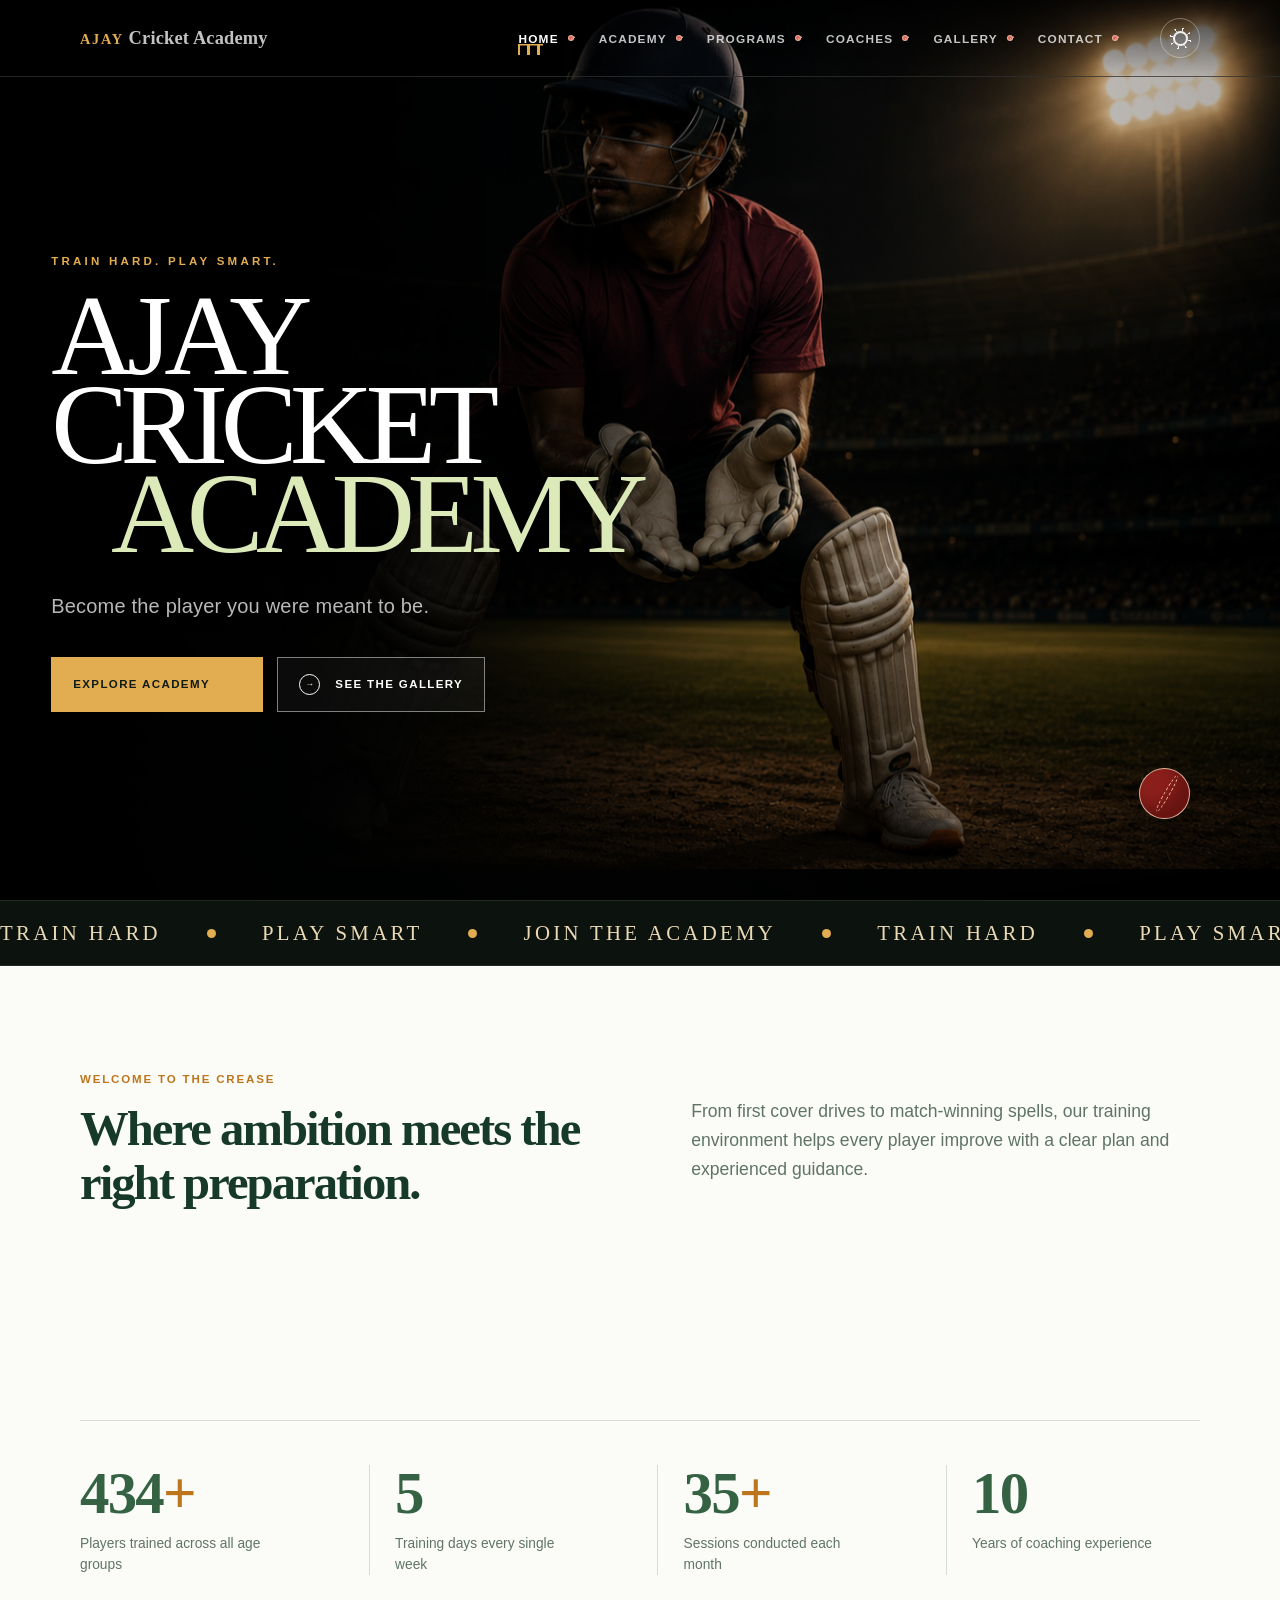
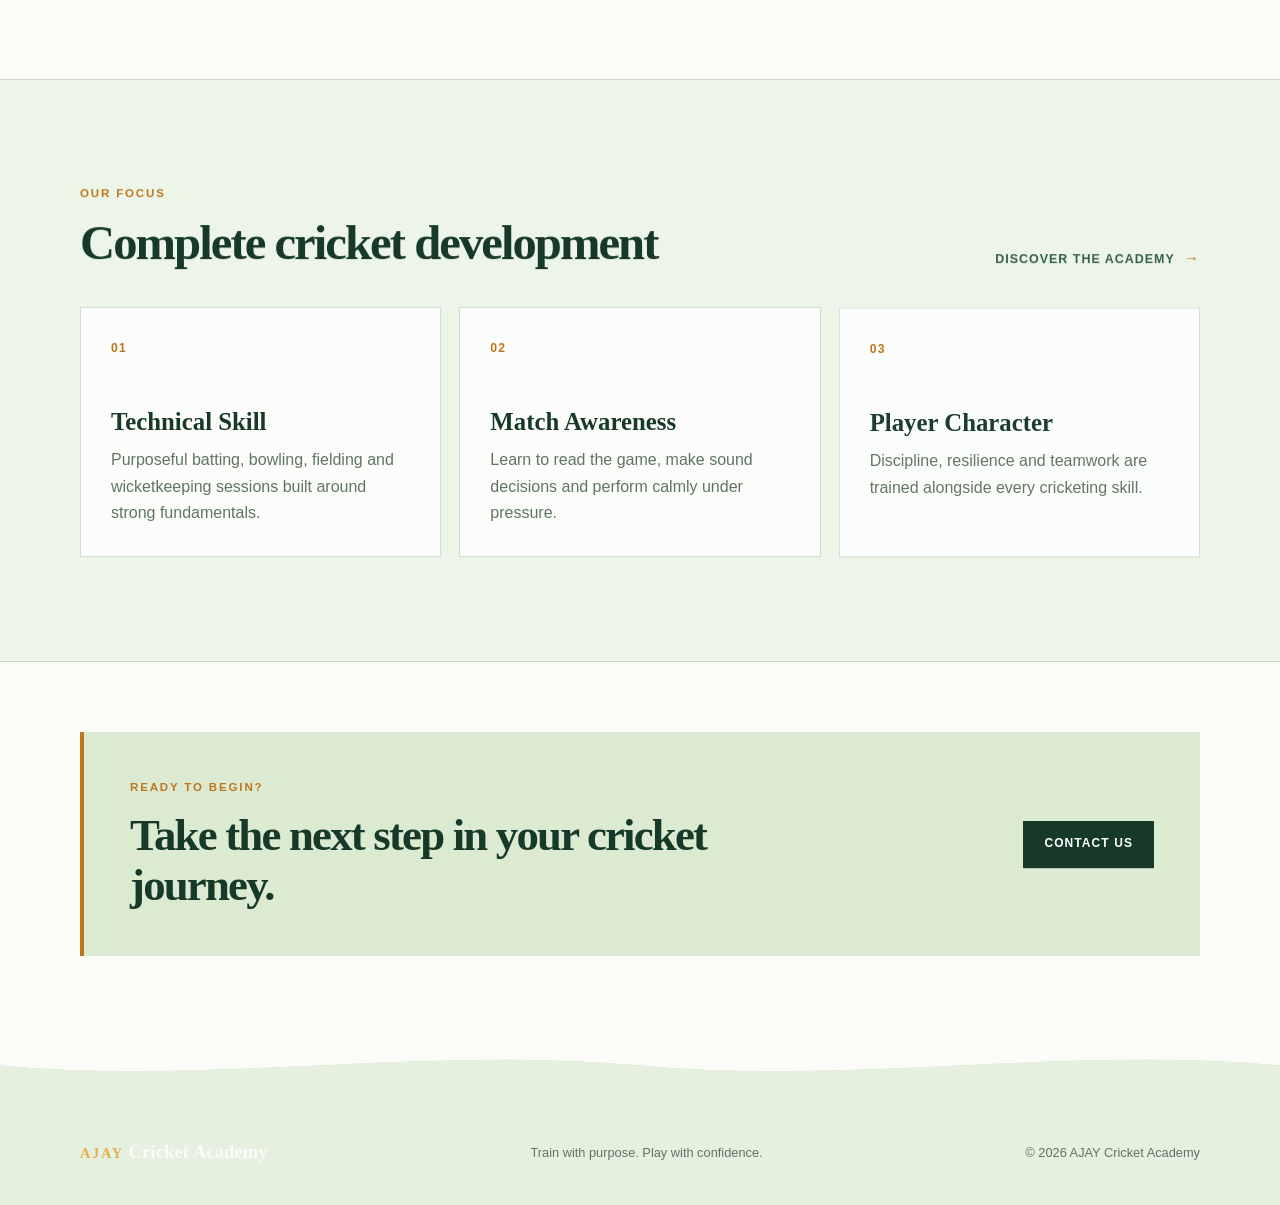
<file: index.html>
<!DOCTYPE html>
<html lang="en">
<head>
  <meta charset="UTF-8">
  <meta name="viewport" content="width=device-width, initial-scale=1.0">
  <meta name="description" content="AJAY Cricket Academy — train with purpose, play with confidence.">
  <title>AJAY Cricket Academy | Home</title>
  <link rel="icon" type="image/svg+xml" href="favicon.svg">
  <script>
    (() => { try { const item = JSON.parse(sessionStorage.getItem("aj-cricket-transition")); if (item && Date.now() - item.startedAt < 6000 && new URL(item.destination, location.href).href === location.href) document.documentElement.classList.add("page-transition-incoming"); } catch (error) {} })();
  </script>
  <script src="js/theme.js"></script>
  <link rel="stylesheet" href="css/style.css">
  <link rel="stylesheet" href="css/animations.css">
  <link rel="stylesheet" href="css/responsive.css">
  <link rel="stylesheet" href="css/theme.css">
  <script src="js/vendor/gsap.min.js" defer></script>
  <script src="js/vendor/ScrollTrigger.min.js" defer></script>
  <script src="js/main.js" defer></script>
  <script src="js/cursor.js" defer></script>
  <script src="js/animations.js" defer></script>
  <script src="js/transitions.js" defer></script>
  <script src="js/contact.js" defer></script>
</head>
<body class="home-page">
  <div class="page-transition-layer" id="page-transition-layer" aria-hidden="true"><span class="page-transition-ball-wrap"><span class="page-transition-ball-streak"></span><span class="page-transition-ball"></span></span></div>
  <button class="back-to-top" type="button" aria-label="Back to top"><svg viewBox="0 0 24 24" fill="none" stroke="currentColor" stroke-width="2.4" stroke-linecap="round" stroke-linejoin="round" aria-hidden="true"><path d="M18 15l-6-6-6 6"/></svg></button>
  <header class="site-header">
    <div class="container nav-wrap">
      <a class="brand" href="index.html" aria-label="AJAY Cricket Academy home"><span>AJAY</span> Cricket Academy</a>
      <nav class="site-nav" id="site-nav" aria-label="Primary navigation">
        <a class="mask-link" data-id="Home" href="index.html" aria-current="page"><span>Home</span><i class="nav-dot" aria-hidden="true"></i></a>
        <a class="mask-link" data-id="Academy" href="academy.html"><span>Academy</span><i class="nav-dot" aria-hidden="true"></i></a>
        <a class="mask-link" data-id="Programs" href="programs.html"><span>Programs</span><i class="nav-dot" aria-hidden="true"></i></a>
        <a class="mask-link" data-id="Coaches" href="coaches.html"><span>Coaches</span><i class="nav-dot" aria-hidden="true"></i></a>
        <a class="mask-link" data-id="Gallery" href="gallery.html"><span>Gallery</span><i class="nav-dot" aria-hidden="true"></i></a>
        <a class="mask-link" data-id="Contact" href="contact.html"><span>Contact</span><i class="nav-dot" aria-hidden="true"></i></a>
      </nav>
      <div class="nav-actions">
        <button class="theme-toggle" type="button" aria-label="Switch to dark mode" aria-pressed="false"><span class="theme-toggle__icon" aria-hidden="true"><i class="theme-rays"></i><i class="theme-stars"></i></span></button>
        <button class="menu-toggle" type="button" aria-expanded="false" aria-controls="site-nav">Menu</button>
      </div>
    </div>
  </header>

  <main>
    <section class="cinematic-hero" aria-labelledby="hero-title">
      <div class="cinematic-background" aria-hidden="true"></div>
      <div class="stadium-lights" aria-hidden="true"><span></span><span></span><span></span><span></span></div>
      <div class="cinematic-player" aria-hidden="true"></div>
      <div class="hero-particles" aria-hidden="true"><i></i><i></i><i></i><i></i><i></i><i></i><i></i></div>
      <div class="cinematic-vignette" aria-hidden="true"></div>
      <span class="hero-ball" aria-hidden="true"></span>
      <div class="container cinematic-content">
        <p class="cinematic-kicker">Train hard. Play smart.</p>
        <h1 id="hero-title"><span>AJAY Cricket</span><span>Academy</span></h1>
        <p class="cinematic-copy">Become the player you were meant to be.</p>
        <div class="cinematic-actions">
          <a class="cinematic-button cinematic-button-primary" href="academy.html">Explore Academy <span>→</span></a>
          <a class="cinematic-button cinematic-button-secondary" href="gallery.html"><span class="play-icon" aria-hidden="true">→</span> See the gallery</a>
        </div>
      </div>
    </section>

    <div class="marquee-strip" aria-hidden="true">
      <div class="marquee-track">
        <div class="marquee-group"><span>Train hard</span><i></i><span>Play smart</span><i></i><span>Join the academy</span><i></i><span>Train hard</span><i></i><span>Play smart</span><i></i><span>Join the academy</span><i></i><span>Train hard</span><i></i><span>Play smart</span><i></i><span>Join the academy</span><i></i></div>
        <div class="marquee-group"><span>Train hard</span><i></i><span>Play smart</span><i></i><span>Join the academy</span><i></i><span>Train hard</span><i></i><span>Play smart</span><i></i><span>Join the academy</span><i></i><span>Train hard</span><i></i><span>Play smart</span><i></i><span>Join the academy</span><i></i></div>
      </div>
    </div>

    <section class="section" id="our-story">
      <div class="container intro-grid">
        <div>
          <p class="eyebrow">Welcome to the crease</p>
          <h2>Where ambition meets the right preparation.</h2>
        </div>
        <p class="lead">From first cover drives to match-winning spells, our training environment helps every player improve with a clear plan and experienced guidance.</p>
      </div>
    </section>

    <section class="section stats-section">
      <div class="container">
        <div class="stats-grid">
          <div class="stat-item"><span class="stat-number"><span data-counter="500">500</span><em>+</em></span><p>Players trained across all age groups</p></div>
          <div class="stat-item"><span class="stat-number"><span data-counter="6">6</span></span><p>Training days every single week</p></div>
          <div class="stat-item"><span class="stat-number"><span data-counter="40">40</span><em>+</em></span><p>Sessions conducted each month</p></div>
          <div class="stat-item"><span class="stat-number"><span data-counter="12">12</span></span><p>Years of coaching experience</p></div>
        </div>
      </div>
    </section>

    <section class="section section-dark">
      <div class="container">
        <div class="section-heading">
          <div>
            <p class="eyebrow">Our focus</p>
            <h2>Complete cricket development</h2>
          </div>
          <a class="text-link" href="academy.html">Discover the academy <span>→</span></a>
        </div>
        <div class="card-grid three-columns">
          <article class="feature-card">
            <span class="card-number">01</span>
            <h3>Technical Skill</h3>
            <p>Purposeful batting, bowling, fielding and wicketkeeping sessions built around strong fundamentals.</p>
          </article>
          <article class="feature-card">
            <span class="card-number">02</span>
            <h3>Match Awareness</h3>
            <p>Learn to read the game, make sound decisions and perform calmly under pressure.</p>
          </article>
          <article class="feature-card">
            <span class="card-number">03</span>
            <h3>Player Character</h3>
            <p>Discipline, resilience and teamwork are trained alongside every cricketing skill.</p>
          </article>
        </div>
      </div>
    </section>

    <section class="section callout-section">
      <div class="container callout">
        <div>
          <p class="eyebrow">Ready to begin?</p>
          <h2>Take the next step in your cricket journey.</h2>
        </div>
        <a class="button button-primary" href="contact.html">Contact Us</a>
      </div>
    </section>
  </main>

<div class="footer-wave" aria-hidden="true">
  <svg class="footer-wave__layer footer-wave__layer--back" viewBox="0 0 2880 120" preserveAspectRatio="none" focusable="false"><path d="M0 64 C240 96 480 32 720 64 C960 96 1200 32 1440 64 C1680 96 1920 32 2160 64 C2400 96 2640 32 2880 64 L2880 120 L0 120 Z"/></svg>
  <svg class="footer-wave__layer footer-wave__layer--front" viewBox="0 0 2880 120" preserveAspectRatio="none" focusable="false"><path d="M0 64 C240 96 480 32 720 64 C960 96 1200 32 1440 64 C1680 96 1920 32 2160 64 C2400 96 2640 32 2880 64 L2880 120 L0 120 Z"/></svg>
</div>
<footer class="site-footer"><div class="container footer-content"><a class="brand" href="index.html"><span>AJAY</span> Cricket Academy</a><p>Train with purpose. Play with confidence.</p><p>© <span data-current-year></span> AJAY Cricket Academy</p></div></footer>
</body>
</html>
</file>
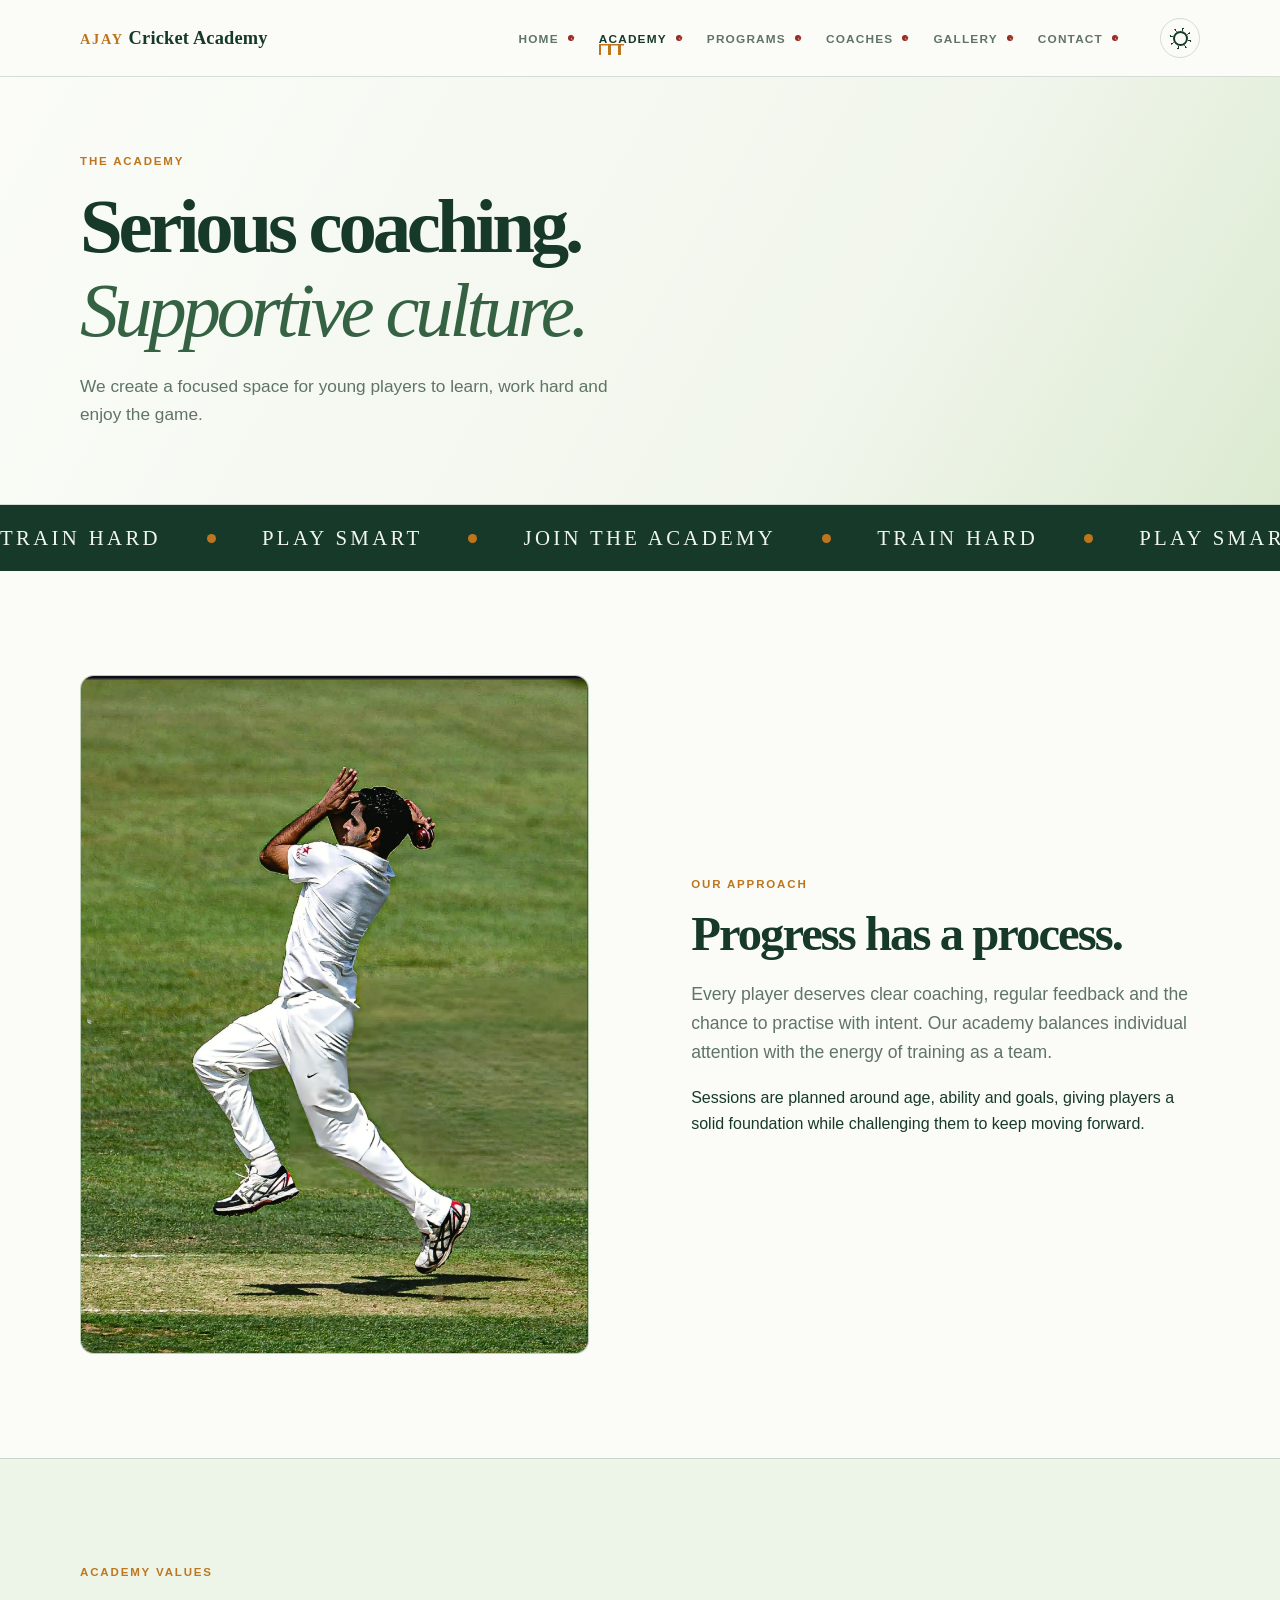
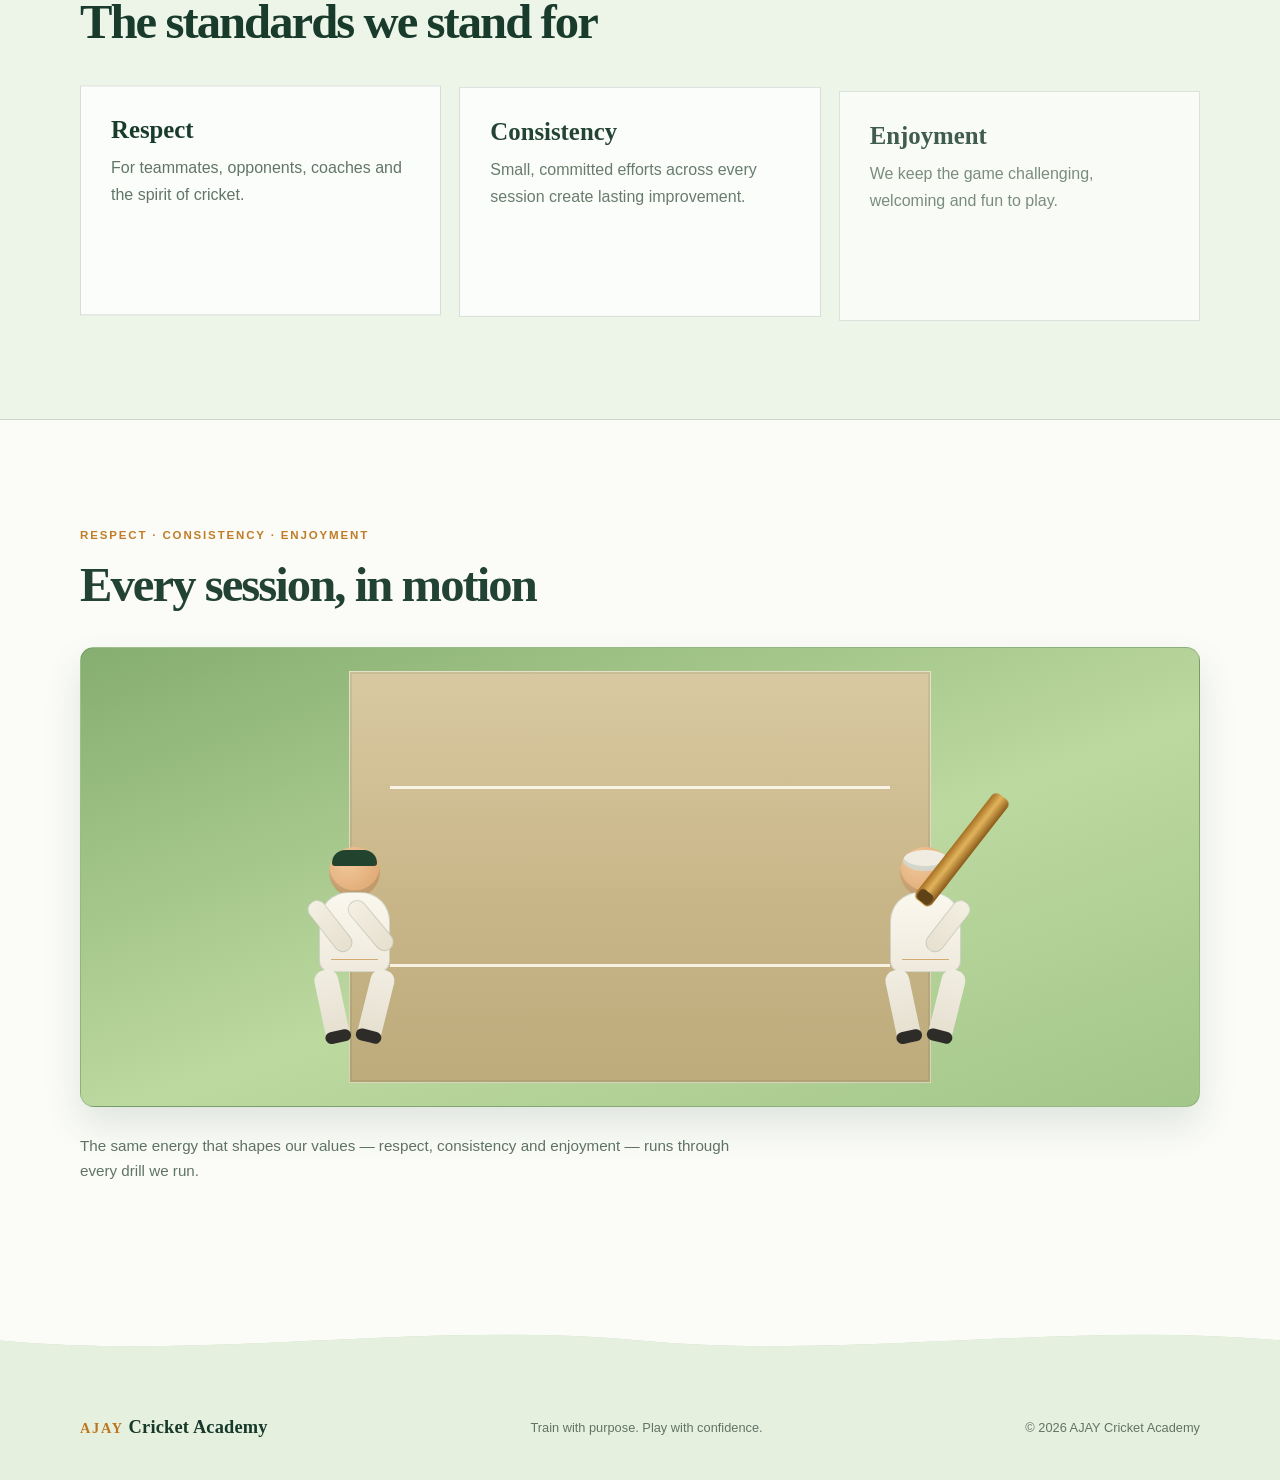
<file: academy.html>
<!DOCTYPE html>
<html lang="en">
<head>
  <meta charset="UTF-8">
  <meta name="viewport" content="width=device-width, initial-scale=1.0">
  <meta name="description" content="Learn about AJAY Cricket Academy and our coaching philosophy.">
  <title>AJAY Cricket Academy | Academy</title>
  <link rel="icon" type="image/svg+xml" href="favicon.svg">
  <script>
    (() => { try { const item = JSON.parse(sessionStorage.getItem("aj-cricket-transition")); if (item && Date.now() - item.startedAt < 6000 && new URL(item.destination, location.href).href === location.href) document.documentElement.classList.add("page-transition-incoming"); } catch (error) {} })();
  </script>
  <script src="js/theme.js"></script>
  <link rel="stylesheet" href="css/style.css">
  <link rel="stylesheet" href="css/animations.css">
  <link rel="stylesheet" href="css/responsive.css">
  <link rel="stylesheet" href="css/theme.css">
  <script src="js/vendor/gsap.min.js" defer></script>
  <script src="js/vendor/ScrollTrigger.min.js" defer></script>
  <script src="js/main.js" defer></script>
  <script src="js/cursor.js" defer></script>
  <script src="js/animations.js" defer></script>
  <script src="js/transitions.js" defer></script>
  <script src="js/contact.js" defer></script>
</head>
<body>
  <div class="page-transition-layer" id="page-transition-layer" aria-hidden="true"><span class="page-transition-ball-wrap"><span class="page-transition-ball-streak"></span><span class="page-transition-ball"></span></span></div>
  <button class="back-to-top" type="button" aria-label="Back to top"><svg viewBox="0 0 24 24" fill="none" stroke="currentColor" stroke-width="2.4" stroke-linecap="round" stroke-linejoin="round" aria-hidden="true"><path d="M18 15l-6-6-6 6"/></svg></button>
  <header class="site-header">
    <div class="container nav-wrap">
      <a class="brand" href="index.html" aria-label="AJAY Cricket Academy home"><span>AJAY</span> Cricket Academy</a>
      <nav class="site-nav" id="site-nav" aria-label="Primary navigation">
        <a class="mask-link" data-id="Home" href="index.html"><span>Home</span><i class="nav-dot" aria-hidden="true"></i></a>
        <a class="mask-link" data-id="Academy" href="academy.html" aria-current="page"><span>Academy</span><i class="nav-dot" aria-hidden="true"></i></a>
        <a class="mask-link" data-id="Programs" href="programs.html"><span>Programs</span><i class="nav-dot" aria-hidden="true"></i></a>
        <a class="mask-link" data-id="Coaches" href="coaches.html"><span>Coaches</span><i class="nav-dot" aria-hidden="true"></i></a>
        <a class="mask-link" data-id="Gallery" href="gallery.html"><span>Gallery</span><i class="nav-dot" aria-hidden="true"></i></a>
        <a class="mask-link" data-id="Contact" href="contact.html"><span>Contact</span><i class="nav-dot" aria-hidden="true"></i></a>
      </nav>
      <div class="nav-actions">
        <button class="theme-toggle" type="button" aria-label="Switch to dark mode" aria-pressed="false"><span class="theme-toggle__icon" aria-hidden="true"><i class="theme-rays"></i><i class="theme-stars"></i></span></button>
        <button class="menu-toggle" type="button" aria-expanded="false" aria-controls="site-nav">Menu</button>
      </div>
    </div>
  </header>

  <main>
    <section class="page-hero">
      <div class="container">
        <p class="eyebrow">The academy</p>
        <h1>Serious coaching.<br><em>Supportive culture.</em></h1>
        <p>We create a focused space for young players to learn, work hard and enjoy the game.</p>
      </div>
    </section>

    <div class="marquee-strip" aria-hidden="true">
      <div class="marquee-track">
        <div class="marquee-group"><span>Train hard</span><i></i><span>Play smart</span><i></i><span>Join the academy</span><i></i><span>Train hard</span><i></i><span>Play smart</span><i></i><span>Join the academy</span><i></i><span>Train hard</span><i></i><span>Play smart</span><i></i><span>Join the academy</span><i></i></div>
        <div class="marquee-group"><span>Train hard</span><i></i><span>Play smart</span><i></i><span>Join the academy</span><i></i><span>Train hard</span><i></i><span>Play smart</span><i></i><span>Join the academy</span><i></i><span>Train hard</span><i></i><span>Play smart</span><i></i><span>Join the academy</span><i></i></div>
      </div>
    </div>

    <section class="section">
      <div class="container split-layout">
        <img class="pitch-panel approach-image" src="assets/images/bhuvi.png" alt="Player training at AJ Cricket Academy" width="898" height="1203" loading="lazy">
        <div>
          <p class="eyebrow">Our approach</p>
          <h2>Progress has a process.</h2>
          <p class="lead">Every player deserves clear coaching, regular feedback and the chance to practise with intent. Our academy balances individual attention with the energy of training as a team.</p>
          <p>Sessions are planned around age, ability and goals, giving players a solid foundation while challenging them to keep moving forward.</p>
        </div>
      </div>
    </section>

    <section class="section section-dark">
      <div class="container">
        <div class="section-heading">
          <div><p class="eyebrow">Academy values</p><h2>The standards we stand for</h2></div>
        </div>
        <div class="card-grid three-columns">
          <article class="feature-card"><h3>Respect</h3><p>For teammates, opponents, coaches and the spirit of cricket.</p></article>
          <article class="feature-card"><h3>Consistency</h3><p>Small, committed efforts across every session create lasting improvement.</p></article>
          <article class="feature-card"><h3>Enjoyment</h3><p>We keep the game challenging, welcoming and fun to play.</p></article>
        </div>
      </div>
    </section>

    <section class="section play-section">
      <div class="container">
        <div class="section-heading">
          <div><p class="eyebrow">Respect · Consistency · Enjoyment</p><h2>Every session, in motion</h2></div>
        </div>
        <div class="play-scene" aria-hidden="true">
          <div class="play-ground">
            <div class="play-pitch">
              <span class="play-crease play-crease-one"></span>
              <span class="play-crease play-crease-two"></span>
            </div>
            <div class="play-player play-bowler" role="presentation">
              <span class="play-head"></span>
              <span class="play-body"></span>
              <span class="play-arm play-arm-bowling"></span>
              <span class="play-arm play-arm-guide"></span>
              <span class="play-leg play-leg-front"></span>
              <span class="play-leg play-leg-back"></span>
            </div>
            <span class="play-ball" role="presentation"></span>
            <div class="play-player play-batter" role="presentation">
              <span class="play-head"></span>
              <span class="play-body"></span>
              <span class="play-bat"></span>
              <span class="play-arm play-arm-guide"></span>
              <span class="play-leg play-leg-front"></span>
              <span class="play-leg play-leg-back"></span>
            </div>
          </div>
        </div>
        <p class="play-caption">The same energy that shapes our values — respect, consistency and enjoyment — runs through every drill we run.</p>
      </div>
    </section>
  </main>

<div class="footer-wave" aria-hidden="true">
  <svg class="footer-wave__layer footer-wave__layer--back" viewBox="0 0 2880 120" preserveAspectRatio="none" focusable="false"><path d="M0 64 C240 96 480 32 720 64 C960 96 1200 32 1440 64 C1680 96 1920 32 2160 64 C2400 96 2640 32 2880 64 L2880 120 L0 120 Z"/></svg>
  <svg class="footer-wave__layer footer-wave__layer--front" viewBox="0 0 2880 120" preserveAspectRatio="none" focusable="false"><path d="M0 64 C240 96 480 32 720 64 C960 96 1200 32 1440 64 C1680 96 1920 32 2160 64 C2400 96 2640 32 2880 64 L2880 120 L0 120 Z"/></svg>
</div>
<footer class="site-footer"><div class="container footer-content"><a class="brand" href="index.html"><span>AJAY</span> Cricket Academy</a><p>Train with purpose. Play with confidence.</p><p>© <span data-current-year></span> AJAY Cricket Academy</p></div></footer>
</body>
</html>
</file>
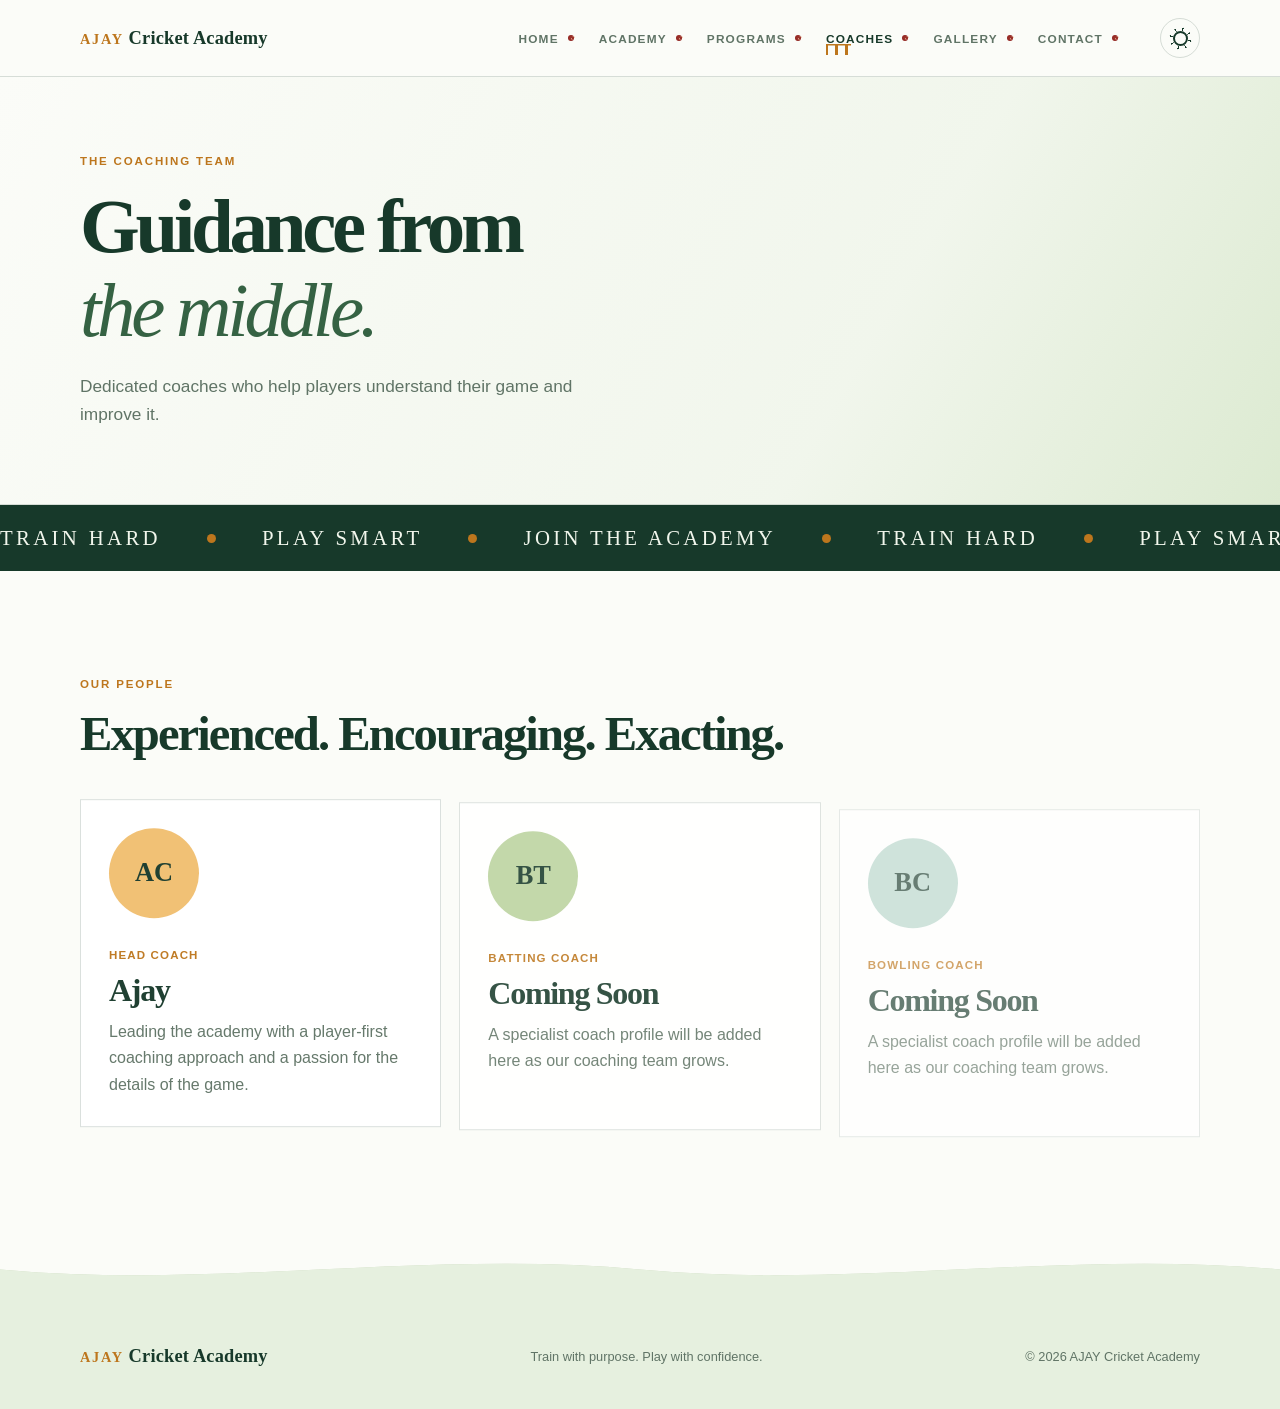
<file: coaches.html>
<!DOCTYPE html>
<html lang="en">
<head>
  <meta charset="UTF-8">
  <meta name="viewport" content="width=device-width, initial-scale=1.0">
  <meta name="description" content="Meet the coaching team at AJAY Cricket Academy.">
  <title>AJAY Cricket Academy | Coaches</title>
  <link rel="icon" type="image/svg+xml" href="favicon.svg">
  <script>
    (() => { try { const item = JSON.parse(sessionStorage.getItem("aj-cricket-transition")); if (item && Date.now() - item.startedAt < 6000 && new URL(item.destination, location.href).href === location.href) document.documentElement.classList.add("page-transition-incoming"); } catch (error) {} })();
  </script>
  <script src="js/theme.js"></script>
  <link rel="stylesheet" href="css/style.css">
  <link rel="stylesheet" href="css/animations.css">
  <link rel="stylesheet" href="css/responsive.css">
  <link rel="stylesheet" href="css/theme.css">
  <script src="js/vendor/gsap.min.js" defer></script>
  <script src="js/vendor/ScrollTrigger.min.js" defer></script>
  <script src="js/main.js" defer></script>
  <script src="js/cursor.js" defer></script>
  <script src="js/animations.js" defer></script>
  <script src="js/transitions.js" defer></script>
  <script src="js/contact.js" defer></script>
</head>
<body>
  <div class="page-transition-layer" id="page-transition-layer" aria-hidden="true"><span class="page-transition-ball-wrap"><span class="page-transition-ball-streak"></span><span class="page-transition-ball"></span></span></div>
  <button class="back-to-top" type="button" aria-label="Back to top"><svg viewBox="0 0 24 24" fill="none" stroke="currentColor" stroke-width="2.4" stroke-linecap="round" stroke-linejoin="round" aria-hidden="true"><path d="M18 15l-6-6-6 6"/></svg></button>
  <header class="site-header">
    <div class="container nav-wrap">
      <a class="brand" href="index.html" aria-label="AJAY Cricket Academy home"><span>AJAY</span> Cricket Academy</a>
      <nav class="site-nav" id="site-nav" aria-label="Primary navigation">
        <a class="mask-link" data-id="Home" href="index.html"><span>Home</span><i class="nav-dot" aria-hidden="true"></i></a>
        <a class="mask-link" data-id="Academy" href="academy.html"><span>Academy</span><i class="nav-dot" aria-hidden="true"></i></a>
        <a class="mask-link" data-id="Programs" href="programs.html"><span>Programs</span><i class="nav-dot" aria-hidden="true"></i></a>
        <a class="mask-link" data-id="Coaches" href="coaches.html" aria-current="page"><span>Coaches</span><i class="nav-dot" aria-hidden="true"></i></a>
        <a class="mask-link" data-id="Gallery" href="gallery.html"><span>Gallery</span><i class="nav-dot" aria-hidden="true"></i></a>
        <a class="mask-link" data-id="Contact" href="contact.html"><span>Contact</span><i class="nav-dot" aria-hidden="true"></i></a>
      </nav>
      <div class="nav-actions">
        <button class="theme-toggle" type="button" aria-label="Switch to dark mode" aria-pressed="false"><span class="theme-toggle__icon" aria-hidden="true"><i class="theme-rays"></i><i class="theme-stars"></i></span></button>
        <button class="menu-toggle" type="button" aria-expanded="false" aria-controls="site-nav">Menu</button>
      </div>
    </div>
  </header>

  <main>
    <section class="page-hero">
      <div class="container">
        <p class="eyebrow">The coaching team</p>
        <h1>Guidance from<br><em>the middle.</em></h1>
        <p>Dedicated coaches who help players understand their game and improve it.</p>
      </div>
    </section>

    <div class="marquee-strip" aria-hidden="true">
      <div class="marquee-track">
        <div class="marquee-group"><span>Train hard</span><i></i><span>Play smart</span><i></i><span>Join the academy</span><i></i><span>Train hard</span><i></i><span>Play smart</span><i></i><span>Join the academy</span><i></i><span>Train hard</span><i></i><span>Play smart</span><i></i><span>Join the academy</span><i></i></div>
        <div class="marquee-group"><span>Train hard</span><i></i><span>Play smart</span><i></i><span>Join the academy</span><i></i><span>Train hard</span><i></i><span>Play smart</span><i></i><span>Join the academy</span><i></i><span>Train hard</span><i></i><span>Play smart</span><i></i><span>Join the academy</span><i></i></div>
      </div>
    </div>

    <section class="section">
      <div class="container">
        <div class="section-heading"><div><p class="eyebrow">Our people</p><h2>Experienced. Encouraging. Exacting.</h2></div></div>
        <div class="card-grid three-columns coaches-grid">
          <article class="coach-card"><div class="coach-avatar avatar-one">AC</div><p class="coach-role">Head Coach</p><h2>Ajay</h2><p>Leading the academy with a player-first coaching approach and a passion for the details of the game.</p></article>
          <article class="coach-card"><div class="coach-avatar avatar-two">BT</div><p class="coach-role">Batting Coach</p><h2>Coming Soon</h2><p>A specialist coach profile will be added here as our coaching team grows.</p></article>
          <article class="coach-card"><div class="coach-avatar avatar-three">BC</div><p class="coach-role">Bowling Coach</p><h2>Coming Soon</h2><p>A specialist coach profile will be added here as our coaching team grows.</p></article>
        </div>
      </div>
    </section>
  </main>

<div class="footer-wave" aria-hidden="true">
  <svg class="footer-wave__layer footer-wave__layer--back" viewBox="0 0 2880 120" preserveAspectRatio="none" focusable="false"><path d="M0 64 C240 96 480 32 720 64 C960 96 1200 32 1440 64 C1680 96 1920 32 2160 64 C2400 96 2640 32 2880 64 L2880 120 L0 120 Z"/></svg>
  <svg class="footer-wave__layer footer-wave__layer--front" viewBox="0 0 2880 120" preserveAspectRatio="none" focusable="false"><path d="M0 64 C240 96 480 32 720 64 C960 96 1200 32 1440 64 C1680 96 1920 32 2160 64 C2400 96 2640 32 2880 64 L2880 120 L0 120 Z"/></svg>
</div>
<footer class="site-footer"><div class="container footer-content"><a class="brand" href="index.html"><span>AJAY</span> Cricket Academy</a><p>Train with purpose. Play with confidence.</p><p>© <span data-current-year></span> AJAY Cricket Academy</p></div></footer>
</body>
</html>
</file>
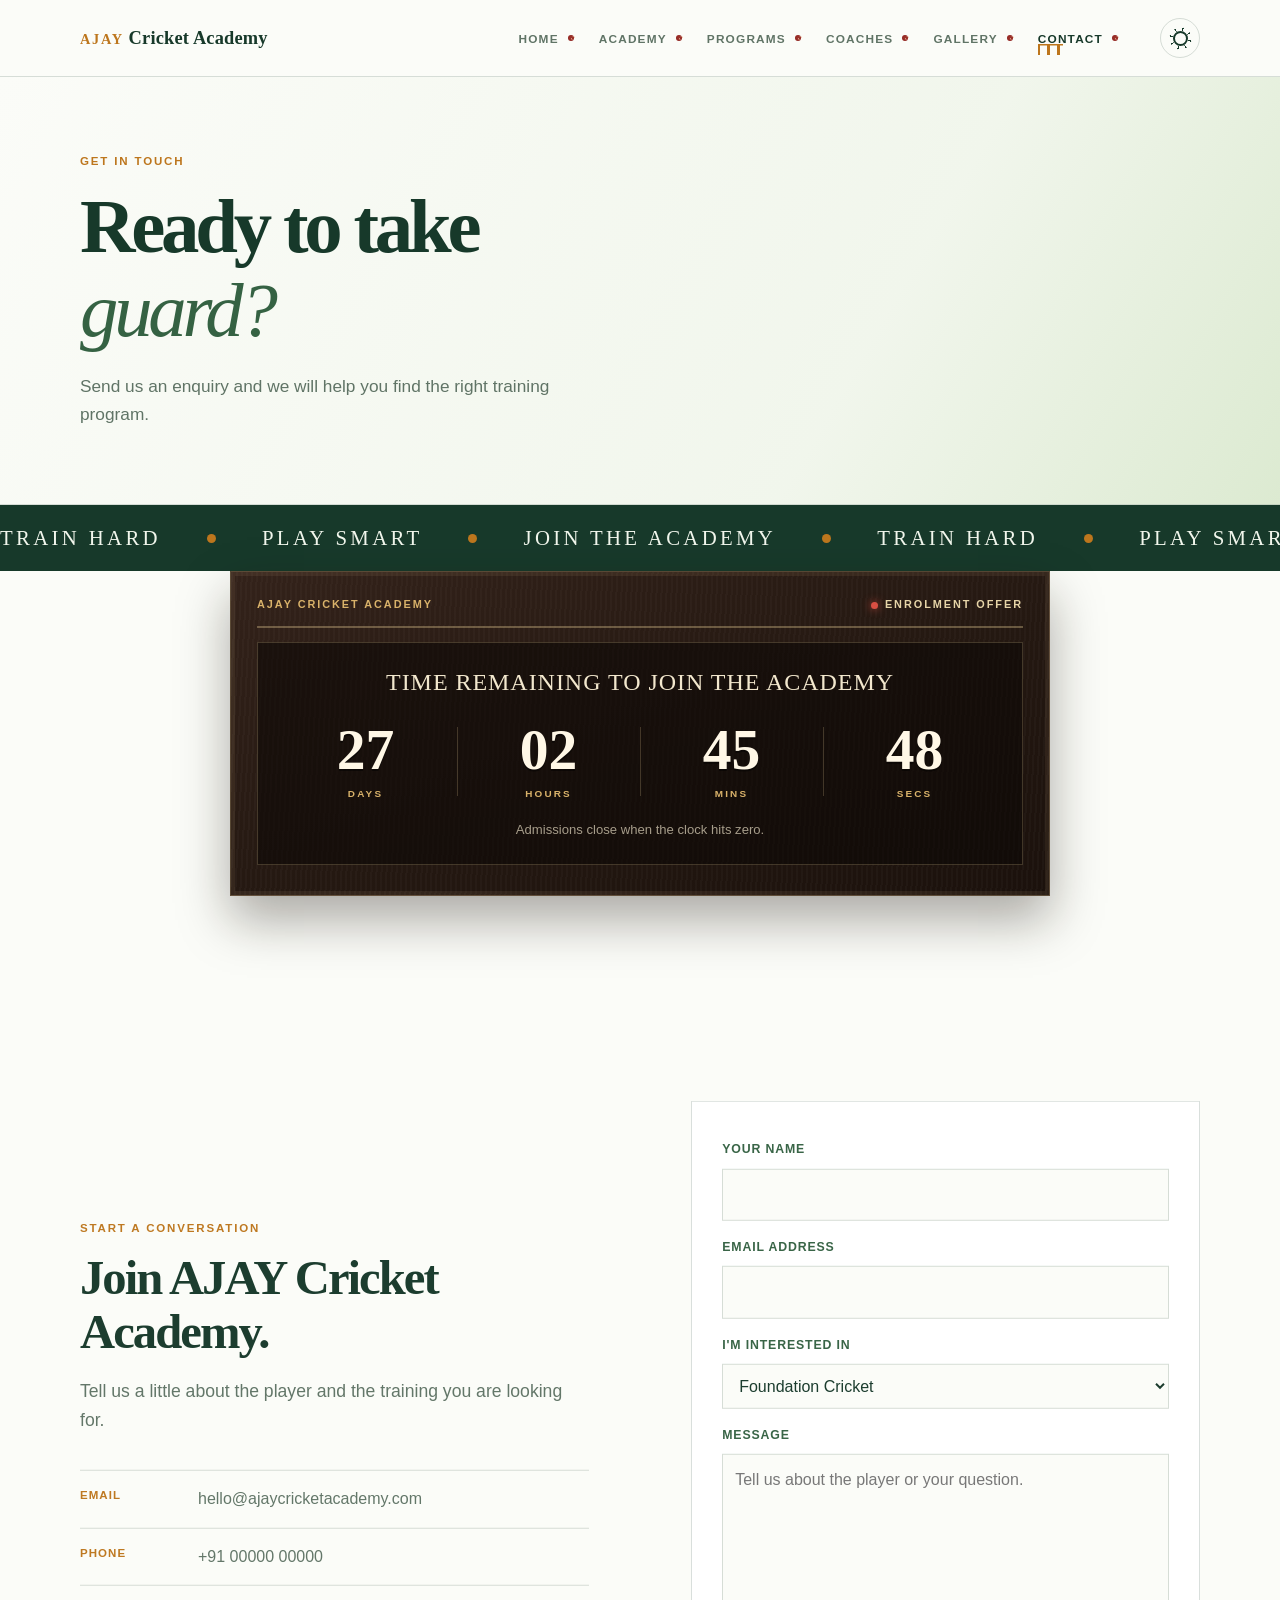
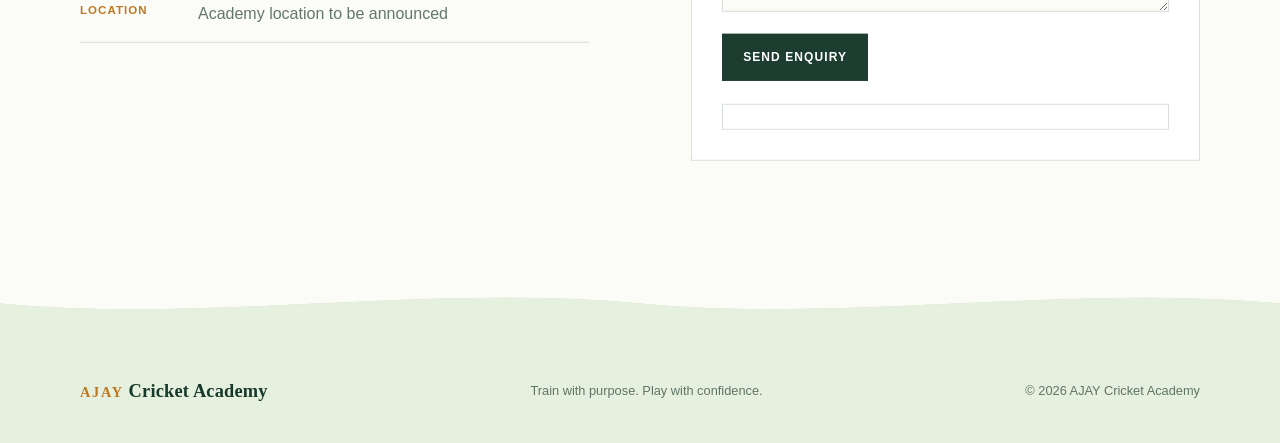
<file: contact.html>
<!DOCTYPE html>
<html lang="en">
<head>
  <meta charset="UTF-8">
  <meta name="viewport" content="width=device-width, initial-scale=1.0">
  <meta name="description" content="Contact AJAY Cricket Academy to enquire about training.">
  <title>AJAY Cricket Academy | Contact</title>
  <link rel="icon" type="image/svg+xml" href="favicon.svg">
  <script>
    (() => { try { const item = JSON.parse(sessionStorage.getItem("aj-cricket-transition")); if (item && Date.now() - item.startedAt < 6000 && new URL(item.destination, location.href).href === location.href) document.documentElement.classList.add("page-transition-incoming"); } catch (error) {} })();
  </script>
  <script src="js/theme.js"></script>
  <link rel="stylesheet" href="css/style.css">
  <link rel="stylesheet" href="css/animations.css">
  <link rel="stylesheet" href="css/responsive.css">
  <link rel="stylesheet" href="css/theme.css">
  <script src="js/vendor/gsap.min.js" defer></script>
  <script src="js/vendor/ScrollTrigger.min.js" defer></script>
  <script src="js/main.js" defer></script>
  <script src="js/cursor.js" defer></script>
  <script src="js/animations.js" defer></script>
  <script src="js/transitions.js" defer></script>
  <script src="js/contact.js" defer></script>
</head>
<body>
  <div class="page-transition-layer" id="page-transition-layer" aria-hidden="true"><span class="page-transition-ball-wrap"><span class="page-transition-ball-streak"></span><span class="page-transition-ball"></span></span></div>
  <button class="back-to-top" type="button" aria-label="Back to top"><svg viewBox="0 0 24 24" fill="none" stroke="currentColor" stroke-width="2.4" stroke-linecap="round" stroke-linejoin="round" aria-hidden="true"><path d="M18 15l-6-6-6 6"/></svg></button>
  <header class="site-header">
    <div class="container nav-wrap">
      <a class="brand" href="index.html" aria-label="AJAY Cricket Academy home"><span>AJAY</span> Cricket Academy</a>
      <nav class="site-nav" id="site-nav" aria-label="Primary navigation">
        <a class="mask-link" data-id="Home" href="index.html"><span>Home</span><i class="nav-dot" aria-hidden="true"></i></a>
        <a class="mask-link" data-id="Academy" href="academy.html"><span>Academy</span><i class="nav-dot" aria-hidden="true"></i></a>
        <a class="mask-link" data-id="Programs" href="programs.html"><span>Programs</span><i class="nav-dot" aria-hidden="true"></i></a>
        <a class="mask-link" data-id="Coaches" href="coaches.html"><span>Coaches</span><i class="nav-dot" aria-hidden="true"></i></a>
        <a class="mask-link" data-id="Gallery" href="gallery.html"><span>Gallery</span><i class="nav-dot" aria-hidden="true"></i></a>
        <a class="mask-link" data-id="Contact" href="contact.html" aria-current="page"><span>Contact</span><i class="nav-dot" aria-hidden="true"></i></a>
      </nav>
      <div class="nav-actions">
        <button class="theme-toggle" type="button" aria-label="Switch to dark mode" aria-pressed="false"><span class="theme-toggle__icon" aria-hidden="true"><i class="theme-rays"></i><i class="theme-stars"></i></span></button>
        <button class="menu-toggle" type="button" aria-expanded="false" aria-controls="site-nav">Menu</button>
      </div>
    </div>
  </header>

  <main>
    <section class="page-hero">
      <div class="container">
        <p class="eyebrow">Get in touch</p>
        <h1>Ready to take<br><em>guard?</em></h1>
        <p>Send us an enquiry and we will help you find the right training program.</p>
      </div>
    </section>

    <div class="marquee-strip" aria-hidden="true">
      <div class="marquee-track">
        <div class="marquee-group"><span>Train hard</span><i></i><span>Play smart</span><i></i><span>Join the academy</span><i></i><span>Train hard</span><i></i><span>Play smart</span><i></i><span>Join the academy</span><i></i><span>Train hard</span><i></i><span>Play smart</span><i></i><span>Join the academy</span><i></i></div>
        <div class="marquee-group"><span>Train hard</span><i></i><span>Play smart</span><i></i><span>Join the academy</span><i></i><span>Train hard</span><i></i><span>Play smart</span><i></i><span>Join the academy</span><i></i><span>Train hard</span><i></i><span>Play smart</span><i></i><span>Join the academy</span><i></i></div>
      </div>
    </div>

    <section class="scoreboard-section">
      <div class="container">
        <div class="scoreboard">
          <div class="scoreboard-top">
            <span>AJAY Cricket Academy</span>
            <span class="scoreboard-live">Enrolment offer</span>
          </div>
          <div class="scoreboard-board">
            <p class="scoreboard-title">Time remaining to join the academy</p>
            <div class="countdown" id="offer-countdown" aria-live="off">
              <div class="countdown-cell">
                <span class="countdown-digit" id="cd-days">00</span>
                <span class="countdown-label">Days</span>
              </div>
              <div class="countdown-cell">
                <span class="countdown-digit" id="cd-hours">00</span>
                <span class="countdown-label">Hours</span>
              </div>
              <div class="countdown-cell">
                <span class="countdown-digit" id="cd-minutes">00</span>
                <span class="countdown-label">Mins</span>
              </div>
              <div class="countdown-cell">
                <span class="countdown-digit" id="cd-seconds">00</span>
                <span class="countdown-label">Secs</span>
              </div>
            </div>
            <p class="countdown-note">Admissions close when the clock hits zero.</p>
          </div>
        </div>
      </div>
    </section>

    <section class="section">
      <div class="container contact-layout">
        <div>
          <p class="eyebrow">Start a conversation</p>
          <h2>Join AJAY Cricket Academy.</h2>
          <p class="lead">Tell us a little about the player and the training you are looking for.</p>
          <div class="contact-details">
            <p><span>Email</span><a href="mailto:hello@ajaycricketacademy.com">hello@ajaycricketacademy.com</a></p>
            <p><span>Phone</span><a href="tel:+910000000000">+91 00000 00000</a></p>
            <p><span>Location</span>Academy location to be announced</p>
          </div>
        </div>
        <form class="contact-form" action="#" method="post">
          <label for="name">Your name</label>
          <input id="name" name="name" type="text" autocomplete="name" required>
          <label for="email">Email address</label>
          <input id="email" name="email" type="email" autocomplete="email" required>
          <label for="interest">I'm interested in</label>
          <select id="interest" name="interest">
            <option>Foundation Cricket</option>
            <option>Performance Training</option>
            <option>Specialist Sessions</option>
            <option>General Enquiry</option>
          </select>
          <label for="message">Message</label>
          <textarea id="message" name="message" rows="5" placeholder="Tell us about the player or your question."></textarea>
          <button class="button button-primary" type="submit">Send Enquiry</button>
        </form>
      </div>
    </section>
  </main>

<div class="footer-wave" aria-hidden="true">
  <svg class="footer-wave__layer footer-wave__layer--back" viewBox="0 0 2880 120" preserveAspectRatio="none" focusable="false"><path d="M0 64 C240 96 480 32 720 64 C960 96 1200 32 1440 64 C1680 96 1920 32 2160 64 C2400 96 2640 32 2880 64 L2880 120 L0 120 Z"/></svg>
  <svg class="footer-wave__layer footer-wave__layer--front" viewBox="0 0 2880 120" preserveAspectRatio="none" focusable="false"><path d="M0 64 C240 96 480 32 720 64 C960 96 1200 32 1440 64 C1680 96 1920 32 2160 64 C2400 96 2640 32 2880 64 L2880 120 L0 120 Z"/></svg>
</div>
<footer class="site-footer"><div class="container footer-content"><a class="brand" href="index.html"><span>AJAY</span> Cricket Academy</a><p>Train with purpose. Play with confidence.</p><p>© <span data-current-year></span> AJAY Cricket Academy</p></div></footer>
</body>
</html>
</file>
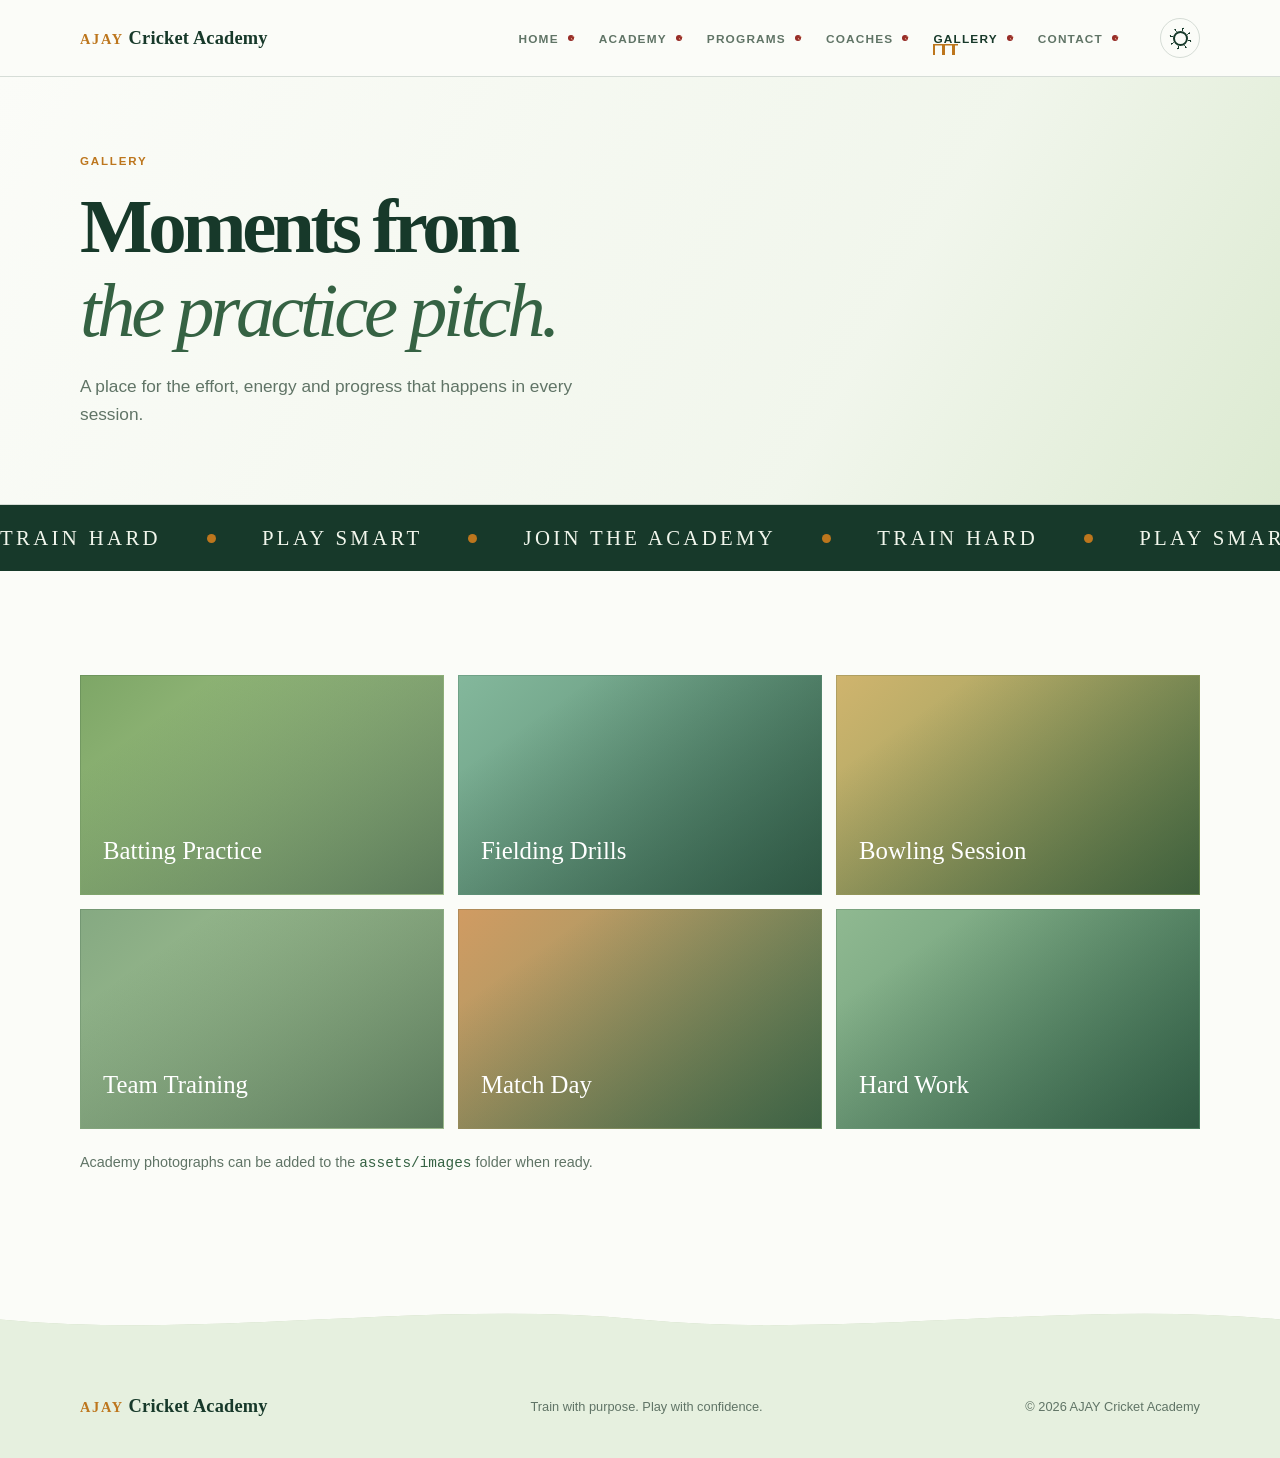
<file: gallery.html>
<!DOCTYPE html>
<html lang="en">
<head>
  <meta charset="UTF-8">
  <meta name="viewport" content="width=device-width, initial-scale=1.0">
  <meta name="description" content="Training moments at AJAY Cricket Academy.">
  <title>AJAY Cricket Academy | Gallery</title>
  <link rel="icon" type="image/svg+xml" href="favicon.svg">
  <script>
    (() => { try { const item = JSON.parse(sessionStorage.getItem("aj-cricket-transition")); if (item && Date.now() - item.startedAt < 6000 && new URL(item.destination, location.href).href === location.href) document.documentElement.classList.add("page-transition-incoming"); } catch (error) {} })();
  </script>
  <script src="js/theme.js"></script>
  <link rel="stylesheet" href="css/style.css">
  <link rel="stylesheet" href="css/animations.css">
  <link rel="stylesheet" href="css/responsive.css">
  <link rel="stylesheet" href="css/theme.css">
  <script src="js/vendor/gsap.min.js" defer></script>
  <script src="js/vendor/ScrollTrigger.min.js" defer></script>
  <script src="js/main.js" defer></script>
  <script src="js/cursor.js" defer></script>
  <script src="js/animations.js" defer></script>
  <script src="js/transitions.js" defer></script>
  <script src="js/contact.js" defer></script>
</head>
<body>
  <div class="page-transition-layer" id="page-transition-layer" aria-hidden="true"><span class="page-transition-ball-wrap"><span class="page-transition-ball-streak"></span><span class="page-transition-ball"></span></span></div>
  <button class="back-to-top" type="button" aria-label="Back to top"><svg viewBox="0 0 24 24" fill="none" stroke="currentColor" stroke-width="2.4" stroke-linecap="round" stroke-linejoin="round" aria-hidden="true"><path d="M18 15l-6-6-6 6"/></svg></button>
  <header class="site-header">
    <div class="container nav-wrap">
      <a class="brand" href="index.html" aria-label="AJAY Cricket Academy home"><span>AJAY</span> Cricket Academy</a>
      <nav class="site-nav" id="site-nav" aria-label="Primary navigation">
        <a class="mask-link" data-id="Home" href="index.html"><span>Home</span><i class="nav-dot" aria-hidden="true"></i></a>
        <a class="mask-link" data-id="Academy" href="academy.html"><span>Academy</span><i class="nav-dot" aria-hidden="true"></i></a>
        <a class="mask-link" data-id="Programs" href="programs.html"><span>Programs</span><i class="nav-dot" aria-hidden="true"></i></a>
        <a class="mask-link" data-id="Coaches" href="coaches.html"><span>Coaches</span><i class="nav-dot" aria-hidden="true"></i></a>
        <a class="mask-link" data-id="Gallery" href="gallery.html" aria-current="page"><span>Gallery</span><i class="nav-dot" aria-hidden="true"></i></a>
        <a class="mask-link" data-id="Contact" href="contact.html"><span>Contact</span><i class="nav-dot" aria-hidden="true"></i></a>
      </nav>
      <div class="nav-actions">
        <button class="theme-toggle" type="button" aria-label="Switch to dark mode" aria-pressed="false"><span class="theme-toggle__icon" aria-hidden="true"><i class="theme-rays"></i><i class="theme-stars"></i></span></button>
        <button class="menu-toggle" type="button" aria-expanded="false" aria-controls="site-nav">Menu</button>
      </div>
    </div>
  </header>

  <main>
    <section class="page-hero">
      <div class="container">
        <p class="eyebrow">Gallery</p>
        <h1>Moments from<br><em>the practice pitch.</em></h1>
        <p>A place for the effort, energy and progress that happens in every session.</p>
      </div>
    </section>

    <div class="marquee-strip" aria-hidden="true">
      <div class="marquee-track">
        <div class="marquee-group"><span>Train hard</span><i></i><span>Play smart</span><i></i><span>Join the academy</span><i></i><span>Train hard</span><i></i><span>Play smart</span><i></i><span>Join the academy</span><i></i><span>Train hard</span><i></i><span>Play smart</span><i></i><span>Join the academy</span><i></i></div>
        <div class="marquee-group"><span>Train hard</span><i></i><span>Play smart</span><i></i><span>Join the academy</span><i></i><span>Train hard</span><i></i><span>Play smart</span><i></i><span>Join the academy</span><i></i><span>Train hard</span><i></i><span>Play smart</span><i></i><span>Join the academy</span><i></i></div>
      </div>
    </div>

    <section class="section">
      <div class="container">
        <div class="gallery-grid" aria-label="Gallery placeholders for academy photos">
          <div class="gallery-tile tile-batting"><span>Batting Practice</span></div>
          <div class="gallery-tile tile-fielding"><span>Fielding Drills</span></div>
          <div class="gallery-tile tile-bowling"><span>Bowling Session</span></div>
          <div class="gallery-tile tile-team"><span>Team Training</span></div>
          <div class="gallery-tile tile-match"><span>Match Day</span></div>
          <div class="gallery-tile tile-work"><span>Hard Work</span></div>
        </div>
        <p class="gallery-note">Academy photographs can be added to the <code>assets/images</code> folder when ready.</p>
      </div>
    </section>
  </main>

<div class="footer-wave" aria-hidden="true">
  <svg class="footer-wave__layer footer-wave__layer--back" viewBox="0 0 2880 120" preserveAspectRatio="none" focusable="false"><path d="M0 64 C240 96 480 32 720 64 C960 96 1200 32 1440 64 C1680 96 1920 32 2160 64 C2400 96 2640 32 2880 64 L2880 120 L0 120 Z"/></svg>
  <svg class="footer-wave__layer footer-wave__layer--front" viewBox="0 0 2880 120" preserveAspectRatio="none" focusable="false"><path d="M0 64 C240 96 480 32 720 64 C960 96 1200 32 1440 64 C1680 96 1920 32 2160 64 C2400 96 2640 32 2880 64 L2880 120 L0 120 Z"/></svg>
</div>
<footer class="site-footer"><div class="container footer-content"><a class="brand" href="index.html"><span>AJAY</span> Cricket Academy</a><p>Train with purpose. Play with confidence.</p><p>© <span data-current-year></span> AJAY Cricket Academy</p></div></footer>
</body>
</html>
</file>
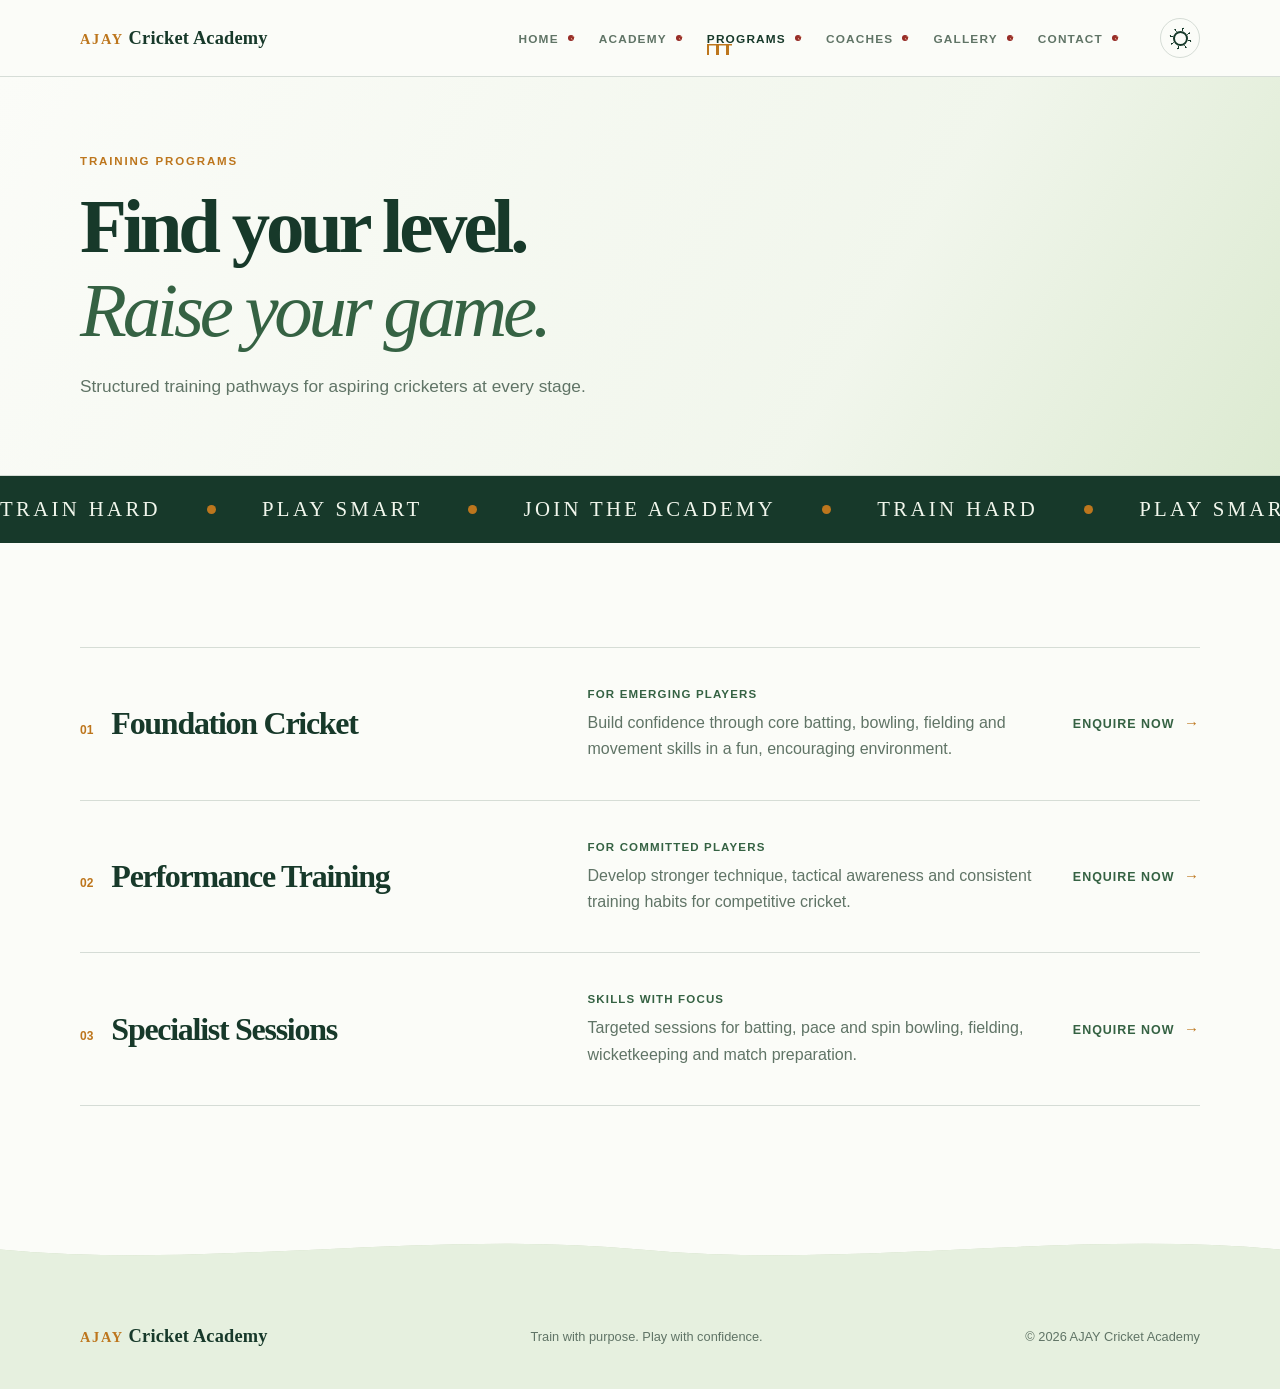
<file: programs.html>
<!DOCTYPE html>
<html lang="en">
<head>
  <meta charset="UTF-8">
  <meta name="viewport" content="width=device-width, initial-scale=1.0">
  <meta name="description" content="Cricket coaching programs at AJAY Cricket Academy.">
  <title>AJAY Cricket Academy | Programs</title>
  <link rel="icon" type="image/svg+xml" href="favicon.svg">
  <script>
    (() => { try { const item = JSON.parse(sessionStorage.getItem("aj-cricket-transition")); if (item && Date.now() - item.startedAt < 6000 && new URL(item.destination, location.href).href === location.href) document.documentElement.classList.add("page-transition-incoming"); } catch (error) {} })();
  </script>
  <script src="js/theme.js"></script>
  <link rel="stylesheet" href="css/style.css">
  <link rel="stylesheet" href="css/animations.css">
  <link rel="stylesheet" href="css/responsive.css">
  <link rel="stylesheet" href="css/theme.css">
  <script src="js/vendor/gsap.min.js" defer></script>
  <script src="js/vendor/ScrollTrigger.min.js" defer></script>
  <script src="js/main.js" defer></script>
  <script src="js/cursor.js" defer></script>
  <script src="js/animations.js" defer></script>
  <script src="js/transitions.js" defer></script>
  <script src="js/contact.js" defer></script>
</head>
<body>
  <div class="page-transition-layer" id="page-transition-layer" aria-hidden="true"><span class="page-transition-ball-wrap"><span class="page-transition-ball-streak"></span><span class="page-transition-ball"></span></span></div>
  <button class="back-to-top" type="button" aria-label="Back to top"><svg viewBox="0 0 24 24" fill="none" stroke="currentColor" stroke-width="2.4" stroke-linecap="round" stroke-linejoin="round" aria-hidden="true"><path d="M18 15l-6-6-6 6"/></svg></button>
  <header class="site-header">
    <div class="container nav-wrap">
      <a class="brand" href="index.html" aria-label="AJAY Cricket Academy home"><span>AJAY</span> Cricket Academy</a>
      <nav class="site-nav" id="site-nav" aria-label="Primary navigation">
        <a class="mask-link" data-id="Home" href="index.html"><span>Home</span><i class="nav-dot" aria-hidden="true"></i></a>
        <a class="mask-link" data-id="Academy" href="academy.html"><span>Academy</span><i class="nav-dot" aria-hidden="true"></i></a>
        <a class="mask-link" data-id="Programs" href="programs.html" aria-current="page"><span>Programs</span><i class="nav-dot" aria-hidden="true"></i></a>
        <a class="mask-link" data-id="Coaches" href="coaches.html"><span>Coaches</span><i class="nav-dot" aria-hidden="true"></i></a>
        <a class="mask-link" data-id="Gallery" href="gallery.html"><span>Gallery</span><i class="nav-dot" aria-hidden="true"></i></a>
        <a class="mask-link" data-id="Contact" href="contact.html"><span>Contact</span><i class="nav-dot" aria-hidden="true"></i></a>
      </nav>
      <div class="nav-actions">
        <button class="theme-toggle" type="button" aria-label="Switch to dark mode" aria-pressed="false"><span class="theme-toggle__icon" aria-hidden="true"><i class="theme-rays"></i><i class="theme-stars"></i></span></button>
        <button class="menu-toggle" type="button" aria-expanded="false" aria-controls="site-nav">Menu</button>
      </div>
    </div>
  </header>

  <main>
    <section class="page-hero">
      <div class="container">
        <p class="eyebrow">Training programs</p>
        <h1>Find your level.<br><em>Raise your game.</em></h1>
        <p>Structured training pathways for aspiring cricketers at every stage.</p>
      </div>
    </section>

    <div class="marquee-strip" aria-hidden="true">
      <div class="marquee-track">
        <div class="marquee-group"><span>Train hard</span><i></i><span>Play smart</span><i></i><span>Join the academy</span><i></i><span>Train hard</span><i></i><span>Play smart</span><i></i><span>Join the academy</span><i></i><span>Train hard</span><i></i><span>Play smart</span><i></i><span>Join the academy</span><i></i></div>
        <div class="marquee-group"><span>Train hard</span><i></i><span>Play smart</span><i></i><span>Join the academy</span><i></i><span>Train hard</span><i></i><span>Play smart</span><i></i><span>Join the academy</span><i></i><span>Train hard</span><i></i><span>Play smart</span><i></i><span>Join the academy</span><i></i></div>
      </div>
    </div>

    <section class="section">
      <div class="container program-list">
        <article class="program-card">
          <div class="program-title"><span>01</span><h2>Foundation Cricket</h2></div>
          <div><p class="program-label">For emerging players</p><p>Build confidence through core batting, bowling, fielding and movement skills in a fun, encouraging environment.</p></div>
          <a class="text-link" href="contact.html">Enquire now <span>→</span></a>
        </article>
        <article class="program-card">
          <div class="program-title"><span>02</span><h2>Performance Training</h2></div>
          <div><p class="program-label">For committed players</p><p>Develop stronger technique, tactical awareness and consistent training habits for competitive cricket.</p></div>
          <a class="text-link" href="contact.html">Enquire now <span>→</span></a>
        </article>
        <article class="program-card">
          <div class="program-title"><span>03</span><h2>Specialist Sessions</h2></div>
          <div><p class="program-label">Skills with focus</p><p>Targeted sessions for batting, pace and spin bowling, fielding, wicketkeeping and match preparation.</p></div>
          <a class="text-link" href="contact.html">Enquire now <span>→</span></a>
        </article>
      </div>
    </section>
  </main>

<div class="footer-wave" aria-hidden="true">
  <svg class="footer-wave__layer footer-wave__layer--back" viewBox="0 0 2880 120" preserveAspectRatio="none" focusable="false"><path d="M0 64 C240 96 480 32 720 64 C960 96 1200 32 1440 64 C1680 96 1920 32 2160 64 C2400 96 2640 32 2880 64 L2880 120 L0 120 Z"/></svg>
  <svg class="footer-wave__layer footer-wave__layer--front" viewBox="0 0 2880 120" preserveAspectRatio="none" focusable="false"><path d="M0 64 C240 96 480 32 720 64 C960 96 1200 32 1440 64 C1680 96 1920 32 2160 64 C2400 96 2640 32 2880 64 L2880 120 L0 120 Z"/></svg>
</div>
<footer class="site-footer"><div class="container footer-content"><a class="brand" href="index.html"><span>AJAY</span> Cricket Academy</a><p>Train with purpose. Play with confidence.</p><p>© <span data-current-year></span> AJAY Cricket Academy</p></div></footer>
</body>
</html>
</file>
<file: css/style.css>
:root {
  --ink: #fbfcf8;
  --ink-soft: #f1f6ec;
  --panel: #dcead1;
  --panel-light: #c8dbb9;
  --pitch: #88a86e;
  --pitch-bright: #356243;
  --cream: #17392a;
  --muted: #607466;
  --line: rgba(23, 57, 42, 0.16);
  --orange: #bd761d;
  --forest: #17392a;
  --font-display: Georgia, "Times New Roman", serif;
  --font-body: "Segoe UI", Arial, sans-serif;
}

* { box-sizing: border-box; }
html { scroll-behavior: smooth; }
body { margin: 0; color: var(--cream); background: var(--ink); font-family: var(--font-body); line-height: 1.65; }
a { color: inherit; text-decoration: none; }
button, input, select, textarea { font: inherit; }
button { cursor: pointer; }
.container { width: min(1120px, calc(100% - 48px)); margin: 0 auto; }

.site-header { position: sticky; top: 0; z-index: 10; border-bottom: 1px solid var(--line); background: rgba(251, 252, 248, 0.97); }
.nav-wrap { min-height: 76px; display: flex; align-items: center; justify-content: space-between; gap: 28px; }
.brand { font-family: var(--font-display); font-size: 1.15rem; font-weight: 700; letter-spacing: 0.01em; white-space: nowrap; }
.brand span { color: var(--orange); letter-spacing: 0.12em; font-size: 0.78em; }
.site-nav { display: flex; align-items: center; gap: 25px; }
.site-nav a { position: relative; padding: 26px 0 23px; color: var(--muted); font-size: 0.74rem; font-weight: 700; letter-spacing: 0.1em; text-transform: uppercase; }
.site-nav a:hover, .site-nav a[aria-current="page"] { color: var(--cream); }
.site-nav a[aria-current="page"]::after { position: absolute; right: auto; bottom: 17px; left: 0; width: 25px; height: 11px; background: linear-gradient(var(--nav-accent, var(--orange)), var(--nav-accent, var(--orange))) 0 0 / 100% 1.5px no-repeat, repeating-linear-gradient(90deg, var(--nav-accent, var(--orange)) 0 2.5px, transparent 2.5px 9.5px); content: ""; }
.menu-toggle { display: none; border: 1px solid var(--line); padding: 7px 10px; color: var(--cream); background: transparent; font-size: 0.75rem; font-weight: 700; letter-spacing: 0.08em; text-transform: uppercase; }

.hero, .page-hero { position: relative; overflow: hidden; border-bottom: 1px solid var(--line); }
.hero { min-height: 600px; display: flex; align-items: center; background: radial-gradient(circle at 78% 50%, #d7e8c8 0, #eef5e8 34%, var(--ink) 68%); }
.hero-content { position: relative; z-index: 1; padding: 104px 0 112px; }
.eyebrow { margin: 0 0 14px; color: var(--orange); font-size: 0.72rem; font-weight: 800; letter-spacing: 0.16em; text-transform: uppercase; }
h1, h2, h3, p { margin-top: 0; }
h1, h2, h3 { font-family: var(--font-display); line-height: 1.1; }
h1 { max-width: 740px; margin-bottom: 24px; font-size: clamp(3.1rem, 7vw, 6rem); letter-spacing: -0.055em; }
h1 em, h2 em { color: var(--pitch-bright); font-weight: 400; }
h2 { margin-bottom: 18px; font-size: clamp(2rem, 3.8vw, 3.55rem); letter-spacing: -0.04em; }
h3 { margin-bottom: 12px; font-size: 1.55rem; }
.hero-copy { max-width: 570px; color: var(--muted); font-size: 1.1rem; }
.hero-actions { display: flex; flex-wrap: wrap; gap: 13px; margin-top: 31px; }
.button { display: inline-flex; align-items: center; justify-content: center; min-height: 47px; padding: 12px 20px; font-size: 0.75rem; font-weight: 800; letter-spacing: 0.09em; text-transform: uppercase; }
.button-primary { color: #fff; background: var(--forest); border: 1px solid var(--forest); }
.button-primary:hover { background: #2c6045; border-color: #2c6045; }
.button-ghost { border: 1px solid var(--line); color: var(--cream); }
.button-ghost:hover { border-color: var(--cream); }

.hero-pitch { position: absolute; top: 50%; right: 5%; width: min(42vw, 510px); height: min(42vw, 510px); border: 34px solid rgba(136, 168, 110, 0.86); border-radius: 50%; transform: translateY(-50%); box-shadow: 0 0 0 1px rgba(23, 57, 42, 0.16), inset 0 0 0 1px rgba(23, 57, 42, 0.22); }
.hero-pitch::before, .hero-pitch::after { position: absolute; top: 10%; bottom: 10%; left: 50%; width: 2px; background: rgba(23, 57, 42, 0.36); content: ""; }
.hero-pitch::before { transform: translateX(-50%) rotate(90deg); }
.hero-pitch::after { transform: translateX(-50%); }
.stumps { position: absolute; top: 50%; left: 50%; display: flex; align-items: end; gap: 5px; height: 82px; transform: translate(-50%, -50%); }
.stumps i { width: 6px; height: 67px; background: #fffdf4; }
.stumps i:nth-child(2) { height: 76px; }
.cricket-ball { position: absolute; top: 16%; right: 13%; width: 65px; height: 65px; border: 2px solid rgba(255, 255, 255, 0.78); border-radius: 50%; background: #9b312a; box-shadow: inset -11px -10px 0 rgba(65, 20, 15, 0.16); }
.cricket-ball::after { position: absolute; top: 5px; bottom: 5px; left: 50%; width: 2px; border-left: 1px dashed #f3d8bd; border-right: 1px dashed #f3d8bd; transform: rotate(42deg); content: ""; }

.section { padding: 104px 0; }
.section-dark { background: #edf4e8; border-top: 1px solid var(--line); border-bottom: 1px solid var(--line); }
.intro-grid, .split-layout, .contact-layout { display: grid; grid-template-columns: 1fr 1fr; gap: clamp(38px, 8vw, 120px); align-items: center; }
.lead { color: var(--muted); font-size: 1.1rem; }
.section-heading { display: flex; justify-content: space-between; align-items: end; gap: 28px; margin-bottom: 36px; }
.section-heading h2 { margin-bottom: 0; }
.text-link { display: inline-block; color: var(--pitch-bright); font-size: 0.78rem; font-weight: 800; letter-spacing: 0.08em; text-transform: uppercase; white-space: nowrap; }
.text-link span { display: inline-block; margin-left: 5px; color: var(--orange); font-size: 1.2em; }
.text-link:hover { color: var(--cream); }
.card-grid { display: grid; gap: 18px; }
.three-columns { grid-template-columns: repeat(3, 1fr); }
.feature-card { min-height: 230px; padding: 30px; border: 1px solid var(--line); background: rgba(255, 255, 255, 0.8); }
.feature-card p, .coach-card p { margin-bottom: 0; color: var(--muted); }
.card-number { display: block; margin-bottom: 50px; color: var(--orange); font-size: 0.76rem; font-weight: 800; letter-spacing: 0.1em; }
.callout-section { padding: 70px 0; }
.callout { display: flex; align-items: center; justify-content: space-between; gap: 30px; padding: 46px; background: var(--panel); border-left: 4px solid var(--orange); }
.callout h2 { max-width: 680px; margin-bottom: 0; font-size: clamp(1.8rem, 3.5vw, 3.1rem); }

.page-hero { min-height: 390px; display: flex; align-items: center; background: linear-gradient(120deg, var(--ink) 0%, var(--ink-soft) 67%, var(--panel) 100%); }
.page-hero .container { padding: 75px 0; }
.page-hero h1 { margin-bottom: 18px; font-size: clamp(2.9rem, 6vw, 5.2rem); }
.page-hero p:last-child { max-width: 540px; margin-bottom: 0; color: var(--muted); font-size: 1.08rem; }
.pitch-panel { position: relative; min-height: 360px; overflow: hidden; background: linear-gradient(135deg, #7fa96c, #c5dbaa); border: 1px solid var(--line); }
.pitch-panel span { position: absolute; top: 50%; left: 50%; color: rgba(23, 57, 42, 0.17); font-family: var(--font-display); font-size: clamp(3rem, 9vw, 7rem); font-weight: 700; letter-spacing: 0.08em; transform: translate(-50%, -50%) rotate(-90deg); }
.crease { position: absolute; right: 18%; left: 18%; height: 3px; background: rgba(255, 253, 244, 0.82); }
.crease-one { top: 36%; }.crease-two { bottom: 36%; }
.approach-image { width: 100%; height: auto; aspect-ratio: 3 / 4; object-fit: cover; display: block; border-radius: 14px; background: var(--panel); }
.program-list { border-top: 1px solid var(--line); }
.program-card { display: grid; grid-template-columns: 1.05fr 1fr auto; gap: 40px; align-items: center; padding: 37px 0; border-bottom: 1px solid var(--line); }
.program-title { display: flex; align-items: baseline; gap: 18px; }.program-title span { color: var(--orange); font-size: 0.75rem; font-weight: 800; }.program-title h2 { margin: 0; font-size: 2rem; }
.program-card p { margin-bottom: 0; color: var(--muted); }.program-card .program-label { margin-bottom: 6px; color: var(--pitch-bright); font-size: 0.72rem; font-weight: 800; letter-spacing: 0.1em; text-transform: uppercase; }
.coach-card { padding: 28px; border: 1px solid var(--line); background: #fff; }.coach-avatar { display: grid; width: 90px; height: 90px; place-items: center; margin-bottom: 28px; border-radius: 50%; color: var(--forest); font-family: var(--font-display); font-size: 1.65rem; font-weight: 700; }.avatar-one { background: #f1bf70; }.avatar-two { background: #bad29e; }.avatar-three { background: #b6d5cb; }.coach-role { margin-bottom: 8px !important; color: var(--orange) !important; font-size: 0.72rem; font-weight: 800; letter-spacing: 0.1em; text-transform: uppercase; }.coach-card h2 { margin-bottom: 11px; font-size: 2rem; }
.gallery-grid { display: grid; grid-template-columns: repeat(3, 1fr); grid-auto-rows: 220px; gap: 14px; }.gallery-tile { position: relative; display: flex; align-items: end; overflow: hidden; padding: 22px; border: 1px solid var(--line); background: var(--panel); }.gallery-tile::before { position: absolute; inset: 0; background: linear-gradient(145deg, transparent 20%, rgba(23, 57, 42, 0.58)); content: ""; }.gallery-tile span { z-index: 1; color: #fff; font-family: var(--font-display); font-size: 1.55rem; }.tile-batting { background: linear-gradient(135deg, #7ca565, #bcd89e); }.tile-fielding { background: linear-gradient(135deg, #85b99d, #497b62); }.tile-bowling { background: linear-gradient(135deg, #d2b56e, #729456); }.tile-team { background: linear-gradient(135deg, #84a881, #b7d3a0); }.tile-match { background: linear-gradient(135deg, #d39b62, #6e9a69); }.tile-work { background: linear-gradient(135deg, #91ba92, #4f8664); }.gallery-note { margin: 22px 0 0; color: var(--muted); font-size: 0.9rem; }.gallery-note code { color: var(--pitch-bright); }
.contact-details { margin-top: 35px; border-top: 1px solid var(--line); }.contact-details p { display: grid; grid-template-columns: 100px 1fr; gap: 18px; margin: 0; padding: 15px 0; border-bottom: 1px solid var(--line); color: var(--muted); }.contact-details span { color: var(--orange); font-size: 0.72rem; font-weight: 800; letter-spacing: 0.09em; text-transform: uppercase; }.contact-details a:hover { color: var(--cream); }.contact-form { display: grid; gap: 9px; padding: 30px; border: 1px solid var(--line); background: #fff; }.contact-form label { margin-top: 7px; color: var(--pitch-bright); font-size: 0.77rem; font-weight: 800; letter-spacing: 0.07em; text-transform: uppercase; }.contact-form input, .contact-form select, .contact-form textarea { width: 100%; border: 1px solid var(--line); border-radius: 0; padding: 12px; color: var(--cream); background: var(--ink); outline: none; }.contact-form select { color-scheme: light; }.contact-form textarea { resize: vertical; }.contact-form input:focus, .contact-form select:focus, .contact-form textarea:focus { border-color: var(--orange); }.contact-form .button { margin-top: 13px; justify-self: start; }
.contact-form .form-status { margin: 14px 0 0; padding: 12px 14px; border: 1px solid var(--line); color: var(--muted); font-size: 0.85rem; }.contact-form .form-status.is-success { border-color: rgba(53, 98, 67, 0.4); color: var(--pitch-bright); }.contact-form .form-status.is-error { border-color: rgba(189, 76, 29, 0.45); color: #a14b22; }
.site-footer { border-top: 1px solid var(--line); background: #e6f0df; }.footer-content { display: flex; align-items: center; justify-content: space-between; gap: 20px; min-height: 105px; }.footer-content p { margin: 0; color: var(--muted); font-size: 0.8rem; }

/* ============================================================
   Animated footer wave divider (drift keyframes in animations.css)
   ============================================================ */
.footer-wave { position: relative; height: 74px; overflow: hidden; margin-bottom: -1px; pointer-events: none; }
.footer-wave__layer { position: absolute; bottom: 0; left: 0; display: block; width: 200%; height: 100%; }
.footer-wave__layer--back { fill: rgba(136, 168, 110, 0.42); }
.footer-wave__layer--front { fill: #e6f0df; }

/* ============================================================
   Marquee ticker strip (scroll keyframes in animations.css)
   ============================================================ */
.marquee-strip { overflow: hidden; padding: 15px 0; border-top: 1px solid var(--line); border-bottom: 1px solid var(--line); background: var(--forest); }
.marquee-track { display: flex; width: max-content; animation: marquee-scroll 26s linear infinite; }
.marquee-group { display: flex; align-items: center; gap: clamp(24px, 4vw, 46px); padding-right: clamp(24px, 4vw, 46px); }
.marquee-group span { color: var(--ink-soft); font-family: var(--font-display); font-size: clamp(1rem, 2vw, 1.3rem); letter-spacing: 0.16em; text-transform: uppercase; white-space: nowrap; }
.marquee-group i { flex: none; width: 9px; height: 9px; border-radius: 50%; background: var(--orange); }
.home-page .marquee-strip { background: #0c130e; border-color: rgba(255, 255, 255, 0.09); }
.home-page .marquee-group span { color: #ead9b5; }
.home-page .marquee-group i { background: #e2ad51; }

/* ============================================================
   Homepage hero particles (rise keyframes in animations.css)
   ============================================================ */
.hero-particles { position: absolute; inset: 0; z-index: -1; overflow: hidden; pointer-events: none; }
.hero-particles i { position: absolute; bottom: -4%; width: 6px; height: 6px; border-radius: 50%; background: rgba(226, 173, 81, 0.85); box-shadow: 0 0 12px 3px rgba(226, 173, 81, 0.3); opacity: 0; animation: particle-rise 12s linear infinite; will-change: transform, opacity; }
.hero-particles i:nth-child(1) { left: 11%; width: 5px; height: 5px; animation-duration: 11s; animation-delay: 0s; }
.hero-particles i:nth-child(2) { left: 22%; width: 7px; height: 7px; animation-duration: 14s; animation-delay: 2.1s; }
.hero-particles i:nth-child(3) { left: 37%; animation-duration: 10s; animation-delay: 4.6s; }
.hero-particles i:nth-child(4) { left: 55%; width: 8px; height: 8px; animation-duration: 13s; animation-delay: 1.3s; }
.hero-particles i:nth-child(5) { left: 69%; width: 5px; height: 5px; animation-duration: 15s; animation-delay: 3.4s; }
.hero-particles i:nth-child(6) { left: 82%; animation-duration: 11.5s; animation-delay: 5.4s; }
.hero-particles i:nth-child(7) { left: 93%; width: 4px; height: 4px; animation-duration: 13.5s; animation-delay: 0.7s; }

/* ============================================================
   Shimmer sweep on primary buttons (keyframes in animations.css)
   ============================================================ */
.cinematic-button-primary, .button-primary { position: relative; overflow: hidden; }
.cinematic-button-primary::after, .button-primary::after { position: absolute; top: -40%; bottom: -40%; left: -80%; width: 45%; background: linear-gradient(100deg, transparent, rgba(255, 255, 255, 0.45) 42%, rgba(255, 255, 255, 0.62) 50%, rgba(255, 255, 255, 0.45) 58%, transparent); transform: skewX(-24deg); opacity: 0; pointer-events: none; content: ""; }

/* ============================================================
   Scroll-triggered stat counters
   ============================================================ */
.stats-section { padding-top: 88px; }
.stats-grid { display: grid; grid-template-columns: repeat(4, 1fr); gap: clamp(20px, 3vw, 34px); padding-top: 44px; border-top: 1px solid var(--line); }
.stat-item { position: relative; padding-left: clamp(0px, 2vw, 26px); }
.stat-item + .stat-item { border-left: 1px solid var(--line); }
.stat-item:first-child { padding-left: 0; }
.stat-number { display: block; margin-bottom: 10px; color: var(--pitch-bright); font-family: var(--font-display); font-size: clamp(2.5rem, 4.6vw, 3.7rem); font-weight: 700; letter-spacing: -0.03em; line-height: 1; }
.stat-number em { color: var(--orange); font-style: normal; }
.stat-item p { margin: 0; max-width: 190px; color: var(--muted); font-size: 0.86rem; line-height: 1.5; }

/* 3D tilt card glare highlight (tilt tweened in animations.js) */
.feature-card, .coach-card, .program-card { position: relative; }
.card-glare { position: absolute; inset: 0; z-index: 1; background: radial-gradient(300px circle at var(--glare-x, 50%) var(--glare-y, 30%), rgba(255, 255, 255, 0.32), transparent 62%); opacity: 0; transition: opacity 280ms ease; pointer-events: none; }

/* ============================================================
   Academy play scene — bowler vs batter loop
   (keyframes live in animations.css)
   ============================================================ */
.play-section { padding-bottom: 118px; }
.play-scene { position: relative; overflow: hidden; height: clamp(300px, 40vw, 460px); border: 1px solid var(--line); border-radius: 14px; background: linear-gradient(160deg, #86ae70 0%, #bcd9a0 55%, #a3c68a 100%); box-shadow: 0 18px 38px rgba(23, 57, 42, 0.12); font-size: clamp(13px, 1.9vw, 21px); }
.play-ground { position: absolute; inset: 0; }
.play-pitch { position: absolute; top: 5%; bottom: 5%; left: 24%; right: 24%; background: linear-gradient(180deg, #d9c9a2 0%, #c9b688 55%, #bdab7c 100%); box-shadow: inset 0 0 0 1px rgba(255, 253, 244, 0.55), inset 0 0 0 3px rgba(23, 57, 42, 0.08); }
.play-crease { position: absolute; left: 7%; right: 7%; height: 3px; background: rgba(255, 253, 244, 0.85); }
.play-crease-one { top: 28%; }.play-crease-two { bottom: 28%; }
.play-player { position: absolute; bottom: 6%; width: 9em; height: 11em; transform-origin: 50% 92%; will-change: transform; }
.play-bowler { left: 16%; }
.play-batter { right: 16%; }
.play-player span { position: absolute; display: block; }
.play-head { top: 0; left: 50%; width: 2.4em; height: 2.4em; margin-left: -1.2em; border-radius: 50%; background: radial-gradient(circle at 35% 28%, #f2c99b, #d99f68); box-shadow: inset 0 -0.32em 0 rgba(23, 57, 42, 0.14); }
.play-head::before { position: absolute; top: 0.12em; left: 0.14em; right: 0.14em; height: 0.8em; border-radius: 0.9em 0.9em 0.2em 0.2em; content: ""; }
.play-bowler .play-head::before { background: #22432e; }
.play-batter .play-head::before { height: 1.02em; border-radius: 50%; background: #f0ece1; box-shadow: inset 0 -0.24em 0 rgba(23, 57, 42, 0.12); }
.play-body { top: 2.15em; left: 50%; width: 3.4em; height: 3.8em; margin-left: -1.7em; border: 1px solid rgba(23, 57, 42, 0.16); border-radius: 1.4em 1.4em 0.5em 0.5em; background: linear-gradient(180deg, #faf7ee, #efeadd); }
.play-body::after { position: absolute; top: 0.5em; right: 0.55em; bottom: 0.5em; left: 0.55em; border-bottom: 1px solid rgba(189, 118, 29, 0.55); content: ""; }
.play-arm { top: 2.55em; width: 0.9em; height: 2.9em; border: 1px solid rgba(23, 57, 42, 0.14); border-radius: 0.5em; background: linear-gradient(180deg, #f3efe2, #e6e0cf); transform-origin: 50% 0.25em; }
.play-arm-bowling { left: 50%; margin-left: -0.45em; transform: rotate(-40deg); }
.play-bowler .play-arm-guide { left: calc(50% - 2.35em); transform: rotate(-38deg); }
.play-batter .play-arm-guide { left: calc(50% + 1.35em); transform: rotate(38deg); }
.play-bat { position: absolute; top: -3.65em; left: 50%; width: 0.95em; height: 6.4em; margin-left: -0.48em; border-radius: 0.3em; background: linear-gradient(90deg, #a66f22, #e2b45c 45%, #8a5a18); transform: rotate(38deg); transform-origin: 50% 6.05em; will-change: transform; }
.play-bat::before { position: absolute; bottom: 0.05em; left: 50%; width: 0.75em; height: 0.6em; margin-left: -0.38em; border-radius: 0.2em; background: #5f4218; content: ""; }
.play-leg { top: 5.85em; width: 1.15em; height: 3.5em; border-radius: 0.5em; background: linear-gradient(180deg, #f1ede2, #e4decd); transform-origin: 50% 0.2em; }
.play-leg::after { position: absolute; right: -0.05em; bottom: -0.02em; left: -0.05em; height: 0.55em; border-radius: 0.3em; background: #2e2c28; content: ""; }
.play-leg-front { left: calc(50% - 2em); transform: rotate(-12deg); }
.play-leg-back { left: calc(50% + 0.85em); transform: rotate(14deg); }
.play-ball { position: absolute; width: 2.3em; height: 2.3em; margin: -1.15em 0 0 -1.15em; border: 1px solid rgba(255, 225, 198, 0.75); border-radius: 50%; background: radial-gradient(circle at 31% 25%, #d9645b 0 5%, #ad302a 32%, #751512 75%, #55100e 100%); box-shadow: inset -5px -6px 7px rgba(40, 0, 0, 0.3), 0 4px 10px rgba(0, 0, 0, 0.28); opacity: 0; will-change: left, top, transform; }
.play-ball::after { position: absolute; top: 7%; bottom: 7%; left: 48%; width: 3px; border-right: 1px dashed #f5c6ad; border-left: 1px dashed #f5c6ad; border-radius: 50%; transform: rotate(30deg); content: ""; }
.play-caption { max-width: 660px; margin: 26px 0 0; color: var(--muted); font-size: 0.95rem; }

/* Homepage-only cinematic hero */
.home-page .site-header { position: absolute; width: 100%; border-color: rgba(255, 255, 255, 0.14); background: linear-gradient(to bottom, rgba(0, 0, 0, 0.72), transparent); }
.home-page .brand, .home-page .site-nav a { color: rgba(255, 255, 255, 0.76); }
.home-page .brand span { color: #e2ad51; }
.home-page .site-nav a:hover, .home-page .site-nav a[aria-current="page"] { color: #fff; }
.home-page .site-nav a[aria-current="page"]::after { --nav-accent: #e2ad51; }
.home-page .menu-toggle { border-color: rgba(255, 255, 255, 0.35); color: #fff; }
.cinematic-hero { position: relative; min-height: max(650px, 100svh); overflow: hidden; isolation: isolate; display: flex; align-items: center; background: #020302; color: #fff; }
.cinematic-background, .cinematic-player, .cinematic-vignette, .stadium-lights { position: absolute; inset: 0; pointer-events: none; }
.cinematic-background { z-index: -5; background: radial-gradient(ellipse 70% 62% at 78% 42%, rgba(36, 67, 42, 0.64), transparent 61%), radial-gradient(ellipse 60% 54% at 15% 88%, rgba(16, 36, 24, 0.46), transparent 70%), #020302; background-size: 130% 120%; }
.cinematic-player { z-index: -3; right: 0; left: auto; width: min(78vw, 1320px); background: url("../assets/images/ajaytests.png") right center / auto 100% no-repeat; -webkit-mask-image: linear-gradient(to right, transparent 0%, rgba(0, 0, 0, 0.35) 16%, #000 43%); mask-image: linear-gradient(to right, transparent 0%, rgba(0, 0, 0, 0.35) 16%, #000 43%); }
.cinematic-vignette { z-index: -2; background: linear-gradient(90deg, rgba(0, 0, 0, 0.95) 0%, rgba(0, 0, 0, 0.72) 30%, rgba(0, 0, 0, 0.17) 66%, rgba(0, 0, 0, 0.32) 100%), linear-gradient(0deg, rgba(0, 0, 0, 0.58), transparent 38%); }
.stadium-lights { z-index: -4; opacity: 0.42; }
.stadium-lights span { position: absolute; width: 58px; height: 15px; border-radius: 50%; background: #ffe3a6; box-shadow: 0 0 16px 6px rgba(255, 207, 112, 0.38), 0 0 45px 16px rgba(255, 207, 112, 0.15); }
.stadium-lights span:nth-child(1) { top: 17%; right: 35%; }.stadium-lights span:nth-child(2) { top: 20%; right: 29%; }.stadium-lights span:nth-child(3) { top: 14%; right: 23%; }.stadium-lights span:nth-child(4) { top: 24%; right: 17%; }
.cinematic-content { position: relative; z-index: 1; width: 100%; padding: 152px 0 88px clamp(16px, 4vw, 56px); }
.cinematic-kicker { margin: 0 0 20px; color: #e2ad51; font-size: 0.72rem; font-weight: 800; letter-spacing: 0.28em; text-transform: uppercase; }
.cinematic-content h1 { max-width: 700px; margin: 0; color: #fff; font-family: var(--font-display); font-size: clamp(4rem, 9vw, 9.4rem); font-weight: 400; letter-spacing: -0.065em; line-height: 0.77; text-transform: uppercase; }
.cinematic-content h1 span { display: block; }.cinematic-content h1 span:last-child { margin-left: 0.52em; color: #dceab9; }
.cinematic-copy { margin: 32px 0 0; color: rgba(255, 255, 255, 0.72); font-size: clamp(1rem, 1.65vw, 1.25rem); letter-spacing: 0.01em; }
.cinematic-actions { display: flex; flex-wrap: wrap; gap: 14px; margin-top: 34px; }
.cinematic-button { display: inline-flex; align-items: center; justify-content: center; gap: 15px; min-height: 55px; padding: 14px 21px; border: 1px solid transparent; font-size: 0.72rem; font-weight: 800; letter-spacing: 0.12em; text-transform: uppercase; transition: transform 180ms ease, background-color 180ms ease, border-color 180ms ease, box-shadow 180ms ease; }
.cinematic-button-primary { color: #111b14; background: #e2ad51; border-color: #e2ad51; }.cinematic-button-primary span { font-size: 1.3em; transition: transform 180ms ease; }
.cinematic-button-secondary { color: #fff; border-color: rgba(255, 255, 255, 0.48); background: rgba(255, 255, 255, 0.04); }
.play-icon { display: grid; width: 21px; height: 21px; place-items: center; border: 1px solid currentColor; border-radius: 50%; font-size: 0.54rem; letter-spacing: 0; }
.hero-ball { position: absolute; z-index: 1; right: max(7vw, 68px); bottom: 9%; width: clamp(40px, 4vw, 66px); aspect-ratio: 1; border: 1px solid rgba(255, 225, 198, 0.75); border-radius: 50%; background: #8a1e1a; box-shadow: inset -12px -12px 13px rgba(30, 0, 0, 0.32), 0 17px 28px rgba(0, 0, 0, 0.45); }
.hero-ball::after { position: absolute; top: 6%; bottom: 6%; left: 48%; width: 4px; border-right: 1px dashed #f0c7a8; border-left: 1px dashed #f0c7a8; border-radius: 50%; transform: rotate(30deg); content: ""; }

@media (hover: hover) {
  .cinematic-button-primary:hover { background: #f7c770; border-color: #f7c770; box-shadow: 0 12px 28px rgba(226, 173, 81, 0.22); transform: translateY(-3px); }.cinematic-button-primary:hover span { transform: translateX(4px); }
  .cinematic-button-secondary:hover { border-color: #fff; background: rgba(255, 255, 255, 0.13); transform: translateY(-3px); }
}

.back-to-top {
  position: fixed;
  right: 22px;
  bottom: 22px;
  z-index: 9999;
  display: grid;
  place-items: center;
  width: 46px;
  height: 46px;
  border: 1px solid var(--line);
  border-radius: 50%;
  color: var(--cream);
  background: var(--ink);
  box-shadow: 0 10px 24px rgba(23, 57, 42, 0.14);
  opacity: 0;
  visibility: hidden;
  transform: translateY(12px);
  transition: opacity 250ms ease, transform 250ms ease, visibility 250ms, color 250ms ease, border-color 250ms ease, box-shadow 250ms ease;
}
.back-to-top.is-visible { opacity: 1; visibility: visible; transform: translateY(0); }
.back-to-top:hover { color: var(--orange); border-color: var(--orange); box-shadow: 0 12px 26px rgba(189, 118, 29, 0.22); }
.back-to-top:focus-visible { outline: 2px solid var(--orange); outline-offset: 2px; }
.back-to-top svg { width: 16px; height: 16px; }

/* Vintage England-style scoreboard countdown */
.scoreboard-section { padding: 0 0 100px; }
.scoreboard {
  position: relative;
  max-width: 820px;
  margin: 0 auto;
  padding: 24px 26px 30px;
  border: 1px solid rgba(233, 206, 150, 0.28);
  background: linear-gradient(160deg, #33221a 0%, #241811 55%, #1b110c 100%);
  box-shadow: 0 24px 48px rgba(23, 17, 10, 0.35), inset 0 0 0 4px rgba(233, 206, 150, 0.08);
  color: #f2e7cd;
}
.scoreboard::before {
  position: absolute;
  inset: 0;
  background: repeating-linear-gradient(93deg, rgba(255, 255, 255, 0.022) 0 2px, transparent 2px 5px);
  pointer-events: none;
  content: "";
}
.scoreboard-top {
  position: relative;
  display: flex;
  align-items: center;
  justify-content: space-between;
  padding-bottom: 12px;
  margin-bottom: 14px;
  border-bottom: 2px solid rgba(233, 206, 150, 0.35);
  color: #d9b26a;
  font-size: 0.68rem;
  font-weight: 800;
  letter-spacing: 0.18em;
  text-transform: uppercase;
}
.scoreboard-live {
  display: inline-flex;
  align-items: center;
  gap: 7px;
  color: #e7d5a8;
}
.scoreboard-live::before {
  width: 7px;
  height: 7px;
  border-radius: 50%;
  background: #d94f43;
  box-shadow: 0 0 8px rgba(217, 79, 67, 0.9);
  content: "";
}
.scoreboard-board {
  position: relative;
  padding: 20px 16px 24px;
  border: 1px solid rgba(233, 206, 150, 0.22);
  background: rgba(10, 6, 4, 0.55);
  text-align: center;
}
.scoreboard-title {
  margin: 0 0 18px;
  color: #f2e7cd;
  font-family: var(--font-display);
  font-size: clamp(1.05rem, 2.2vw, 1.5rem);
  letter-spacing: 0.04em;
  text-transform: uppercase;
}
.countdown {
  position: relative;
  display: grid;
  grid-template-columns: repeat(4, 1fr);
}
.countdown-cell {
  position: relative;
  display: flex;
  flex-direction: column;
  align-items: center;
  gap: 8px;
  padding: 0 10px;
  perspective: 400px;
}
.countdown-cell + .countdown-cell::before {
  position: absolute;
  top: 8%;
  bottom: 8%;
  left: 0;
  width: 1px;
  background: rgba(233, 206, 150, 0.22);
  content: "";
}
.countdown-digit {
  min-width: 1.2em;
  color: #fff7e6;
  font-family: Georgia, "Times New Roman", serif;
  font-size: clamp(2.2rem, 7vw, 3.6rem);
  font-weight: 700;
  line-height: 1;
  text-shadow: 0 2px 0 rgba(0, 0, 0, 0.45);
}
.countdown-label {
  color: #d9b26a;
  font-size: 0.62rem;
  font-weight: 800;
  letter-spacing: 0.22em;
  text-transform: uppercase;
}
.countdown-note {
  margin: 16px 0 0;
  color: rgba(242, 231, 205, 0.66);
  font-size: 0.82rem;
}
.countdown-digit.flip-out { animation: flap-out 240ms ease-in forwards; }
.countdown-digit.flip-in { animation: flap-in 260ms ease-out; }
@keyframes flap-out { from { transform: rotateX(0deg); } to { transform: rotateX(-90deg); } }
@keyframes flap-in { from { transform: rotateX(90deg); } to { transform: rotateX(0deg); } }

@media (max-width: 780px) {
  .scoreboard { padding: 18px 14px 22px; }
  .scoreboard-top { flex-direction: column; gap: 6px; }
  .scoreboard-board { padding: 16px 8px 20px; }
  .countdown-cell { padding: 0 4px; }
}
</file>
<file: css/animations.css>
﻿/* Homepage-only, lightweight CSS animation. */
html:not(.gsap-ready) .home-page .cinematic-kicker,
html:not(.gsap-ready) .home-page .cinematic-content h1,
html:not(.gsap-ready) .home-page .cinematic-copy,
html:not(.gsap-ready) .home-page .cinematic-actions { animation: home-hero-rise 800ms both cubic-bezier(0.22, 0.8, 0.25, 1); }
html:not(.gsap-ready) .home-page .cinematic-content h1 { animation-delay: 100ms; }
html:not(.gsap-ready) .home-page .cinematic-copy { animation-delay: 220ms; }
html:not(.gsap-ready) .home-page .cinematic-actions { animation-delay: 320ms; }
html:not(.gsap-ready) .home-page .cinematic-player { animation: home-player-drift 11s ease-in-out infinite alternate; }
html:not(.gsap-ready) .home-page .hero-ball { animation: home-ball-rotate 11s linear infinite; }
html:not(.gsap-ready) .home-page .cinematic-background { animation: home-background-drift 18s ease-in-out infinite alternate; }

@keyframes home-hero-rise {
  from { opacity: 0; transform: translateY(24px); }
  to { opacity: 1; transform: translateY(0); }
}

@keyframes home-player-drift {
  from { transform: translateX(0) scale(1); }
  to { transform: translateX(-13px) scale(1.012); }
}

@keyframes home-ball-rotate {
  from { transform: rotate(0deg); }
  to { transform: rotate(360deg); }
}

@keyframes home-background-drift {
  from { background-position: 45% 50%; }
  to { background-position: 56% 47%; }
}

@media (prefers-reduced-motion: reduce) {
  .home-page .cinematic-kicker,
  .home-page .cinematic-content h1,
  .home-page .cinematic-copy,
  .home-page .cinematic-actions,
  .home-page .cinematic-player,
  .home-page .hero-ball,
  .home-page .cinematic-background { animation: none; }
}

/* Desktop cricket-ball cursor. It is created only for fine mouse pointers. */
@media (hover: hover) and (pointer: fine) {
  .has-cricket-cursor,
  .has-cricket-cursor * { cursor: none !important; }

  .cricket-cursor,
  .cricket-cursor-trail {
    position: fixed;
    z-index: 9999;
    top: 0;
    left: 0;
    display: block;
    pointer-events: none;
    opacity: 0;
    will-change: transform;
  }

  .cricket-cursor {
    width: 26px;
    height: 26px;
    transition: opacity 160ms ease;
  }

  .cricket-cursor.is-visible,
  .cricket-cursor-trail.is-visible { opacity: 1; }

  .cricket-cursor__ball {
    position: absolute;
    top: 50%;
    left: 50%;
    width: 100%;
    height: 100%;
    border: 1px solid rgba(255, 227, 210, 0.82);
    border-radius: 50%;
    background: radial-gradient(circle at 31% 25%, #d9645b 0 5%, #ad302a 32%, #751512 75%, #55100e 100%);
    box-shadow: inset -5px -6px 7px rgba(40, 0, 0, 0.3), 0 4px 10px rgba(0, 0, 0, 0.28);
    transform: translate(-50%, -50%) rotate(var(--cursor-rotation, 0deg)) scale(1);
    transition: transform 180ms cubic-bezier(0.2, 0.75, 0.25, 1), box-shadow 180ms ease;
  }

  .cricket-cursor__ball::after {
    position: absolute;
    top: 9%;
    bottom: 9%;
    left: 48%;
    width: 4px;
    border-right: 1px dashed #f5c6ad;
    border-left: 1px dashed #f5c6ad;
    border-radius: 50%;
    content: "";
  }

  .cricket-cursor.is-hovering .cricket-cursor__ball {
    box-shadow: inset -5px -6px 7px rgba(40, 0, 0, 0.25), 0 5px 16px rgba(133, 25, 20, 0.42);
    transform: translate(-50%, -50%) rotate(var(--cursor-rotation, 0deg)) scale(1.5);
  }

  .cricket-cursor-trail {
    width: 15px;
    height: 15px;
    margin: -7.5px 0 0 -7.5px;
    border: 1px solid rgba(179, 46, 39, 0.4);
    border-radius: 50%;
    background: rgba(166, 36, 30, 0.12);
    box-shadow: 0 0 18px rgba(159, 35, 29, 0.15);
    transition: opacity 220ms ease;
  }
}

/* Cricket-ball wipe page transition. The dark veil slides right with a
   rolling ball leading the reveal. Tweened by transitions.js. */
.page-transition-layer {
  position: fixed;
  z-index: 20000;
  inset: 0;
  display: block;
  overflow: hidden;
  visibility: hidden;
  pointer-events: none;
  opacity: 0;
  background: #060807;
  will-change: transform;
}

.page-transition-layer.is-active,
.page-transition-incoming .page-transition-layer {
  visibility: visible;
  pointer-events: auto;
  opacity: 1;
}

.page-transition-ball-wrap {
  position: absolute;
  z-index: 2;
  top: 38%;
  left: 0;
  width: clamp(52px, 7vw, 84px);
  height: clamp(52px, 7vw, 84px);
  will-change: transform;
}

/* The cricket ball: glossy red sphere with a cream seam line. */
.page-transition-ball {
  position: absolute;
  inset: 0;
  display: block;
  border-radius: 50%;
  background: radial-gradient(circle at 32% 28%, #c22b21 0%, #8e1a12 55%, #520a06 100%);
  box-shadow: 0 14px 22px rgba(0, 0, 0, 0.55), inset -6px -8px 10px rgba(0, 0, 0, 0.35), inset 3px 4px 6px rgba(255, 255, 255, 0.16);
  will-change: transform;
}

.page-transition-ball::before {
  content: "";
  position: absolute;
  top: 50%;
  left: 4%;
  right: 4%;
  height: 2px;
  margin-top: -1px;
  border-radius: 2px;
  background: rgba(240, 214, 190, 0.72);
  box-shadow: 0 0 3px rgba(255, 240, 220, 0.35);
}

/* Motion-blur streak trailing the ball. */
.page-transition-ball-streak {
  position: absolute;
  right: 90%;
  top: 20%;
  display: block;
  width: 210px;
  height: 60%;
  pointer-events: none;
  background: linear-gradient(to left, rgba(146, 30, 22, 0.5), rgba(146, 30, 22, 0) 78%);
  filter: blur(1.5px);
  opacity: 0.75;
}

.is-page-transitioning { overflow: hidden; }

@media (prefers-reduced-motion: reduce) {
  .page-transition-layer { transition: none !important; }
}

/* ============================================================
   Buzzworthy-style navigation animations
   ============================================================ */

/* Mask-link: on hover the label wipes out to the right while an
   accent-colored duplicate wipes in from the left (clip-path swap). */
.mask-link { position: relative; }
.mask-link span {
  display: inline-block;
  clip-path: inset(0% 0% 0% 0%);
  -webkit-clip-path: inset(0% 0% 0% 0%);
  transition: clip-path 500ms cubic-bezier(1, 0, 0, 1);
  -webkit-transition: clip-path 500ms cubic-bezier(1, 0, 0, 1);
}
.mask-link::before {
  content: attr(data-id);
  position: absolute;
  top: 26px;
  left: 0;
  z-index: 2;
  width: 100%;
  text-align: left;
  color: var(--orange);
  clip-path: inset(0% 0% 0% 100%);
  -webkit-clip-path: inset(0% 0% 0% 100%);
  transition: clip-path 500ms cubic-bezier(1, 0, 0, 1);
  -webkit-transition: clip-path 500ms cubic-bezier(1, 0, 0, 1);
}
.mask-link:hover span,
.mask-link.hovered span { clip-path: inset(0% 100% 0% 0%); }
.mask-link:hover::before,
.mask-link.hovered::before {
  transition-delay: 0.1s;
  -webkit-transition-delay: 0.1s;
  clip-path: inset(0% 0% 0% 0%);
}

/* Small cricket-ball dot that slides off-screen with the wipe. */
.mask-link .nav-dot {
  position: relative;
  display: inline-block;
  width: 6px;
  height: 6px;
  margin-left: 9px;
  border: 1px solid rgba(141, 30, 26, 0.55);
  border-radius: 50%;
  background: #9b312a;
  vertical-align: 2px;
  will-change: transform;
}
.mask-link .nav-dot::after {
  position: absolute;
  top: 8%;
  bottom: 8%;
  left: 50%;
  width: 2px;
  border-right: 1px dashed rgba(240, 199, 168, 0.9);
  border-left: 1px dashed rgba(240, 199, 168, 0.9);
  border-radius: 50%;
  content: "";
}
html:not(.gsap-ready) .mask-link:hover .nav-dot {
  transition: opacity 300ms ease;
  opacity: 0;
}

/* Current-page indicator: three mini stumps with a bail, popping up
   on page load (geometry lives on ::after in style.css). */
.site-nav a[aria-current="page"]::after {
  transform-origin: 50% 100%;
  animation: nav-stumps-in 700ms cubic-bezier(0.34, 1.56, 0.64, 1) both;
}
@keyframes nav-stumps-in {
  0% { opacity: 0; transform: translateY(6px) scaleY(0.2); }
  60% { opacity: 1; transform: translateY(-2px) scaleY(1.08); }
  100% { opacity: 1; transform: translateY(0) scaleY(1); }
}

/* Inactive links: a crease line sweeps in along the baseline on
   hover/focus (the active link's ::after is the stumps instead). */
.site-nav a:not([aria-current="page"])::after {
  content: "";
  position: absolute;
  left: 0;
  bottom: 17px;
  width: 100%;
  height: 2px;
  background: linear-gradient(90deg, transparent, var(--nav-accent, var(--orange)));
  transform: scaleX(0);
  transform-origin: 0% 50%;
  transition: transform 420ms cubic-bezier(0.19, 1, 0.22, 1);
}
.site-nav a:not([aria-current="page"]):hover::after,
.site-nav a:not([aria-current="page"]):focus-visible::after { transform: scaleX(1); }
.home-page .site-nav a:not([aria-current="page"])::after { background: linear-gradient(90deg, transparent, rgba(226, 173, 81, 0.9)); }

@media (max-width: 780px) {
  .mask-link::before { top: 12px; }
}

.home-page .mask-link::before { color: #e2ad51; }
.home-page .mask-link .nav-dot { border-color: rgba(255, 225, 198, 0.6); background: #d9645b; }

/* Text-link: directional underline (grows from the left, shrinks to the right). */
.text-link { position: relative; }
.text-link::before {
  content: "";
  display: block;
  position: absolute;
  bottom: 0;
  left: 0;
  width: 100%;
  height: 1px;
  background: var(--orange);
  transform: scaleX(0);
  animation: text-underline-out 500ms cubic-bezier(0.19, 1, 0.22, 1) forwards;
}
.text-link:hover::before {
  animation: text-underline-in 500ms cubic-bezier(0.19, 1, 0.22, 1) forwards;
}
@keyframes text-underline-in {
  0% { transform-origin: 0% 0%; transform: scaleX(0); }
  1% { transform: scaleX(0); }
  100% { transform-origin: 0% 0%; transform: scaleX(1); }
}
@keyframes text-underline-out {
  0% { transform-origin: 100% 0%; transform: scaleX(1); }
  1% { transform: scaleX(1); }
  100% { transform-origin: 100% 0%; transform: scaleX(0); }
}

/* Arrow-link: the CTA arrow rotates in from 45deg and slides in on hover. */
.cinematic-button-primary span {
  transition: transform 500ms cubic-bezier(0.86, 0, 0.07, 1);
  transform: translateX(-10px) rotate(45deg) scale(0);
}
.cinematic-button-primary:hover span {
  transition-delay: 0.12s;
  transform: translateX(0) rotate(0deg) scale(1);
}

@media (prefers-reduced-motion: reduce) {
  .mask-link span,
  .mask-link::before,
  .mask-link .nav-dot,
  .text-link::before,
  .cinematic-button-primary span {
    transition: none !important;
    animation: none !important;
  }
  .mask-link:hover span,
  .mask-link.hovered span,
  .mask-link span { clip-path: inset(0% 0% 0% 0%); }
  .mask-link:hover::before,
  .mask-link.hovered::before,
  .mask-link::before { clip-path: inset(0% 0% 0% 100%); }
}

@media (prefers-reduced-motion: reduce) {
  .site-nav a[aria-current="page"]::after { animation: none; }
  .site-nav a:not([aria-current="page"])::after { transition: none; }
}

/* ============================================================
   Academy play scene — bowler vs batter loop
   One shared 7.2s timeline, so every part stays in sync.
   ============================================================ */

.play-bowler { animation: play-bowler-hop 7.2s ease-in-out infinite; }
.play-arm-bowling { animation: play-bowling-arm 7.2s ease-in-out infinite; }
.play-batter { animation: play-batter-sway 7.2s ease-in-out infinite; }
.play-bat { animation: play-bat-swing 7.2s ease-in-out infinite; }
.play-ball { animation: play-ball-flight 7.2s linear infinite; }

/* Bowler: small run-up hop, then lean into the delivery. */
@keyframes play-bowler-hop {
  0%, 6% { transform: translate(0, 0) rotate(0deg); }
  2% { transform: translate(-1.4em, 0.3em) rotate(0deg); }
  4% { transform: translate(-0.6em, -0.4em) rotate(0deg); }
  12% { transform: translate(0, 0) rotate(-5deg); }
  20%, 100% { transform: translate(0, 0) rotate(0deg); }
}

/* Bowling arm windmill: cocked up behind the head, over the top,
   down and through. The ball leaves the hand at the apex (10%). */
@keyframes play-bowling-arm {
  0%, 10% { transform: rotate(-160deg); }
  15% { transform: rotate(40deg); }
  24%, 100% { transform: rotate(26deg); }
}

/* Batter: load back, then lean into the shot. */
@keyframes play-batter-sway {
  0%, 48% { transform: rotate(0deg); }
  54% { transform: rotate(3deg); }
  62% { transform: rotate(-4deg); }
  70%, 100% { transform: rotate(0deg); }
}

/* Bat: backlift, strike through the line, follow through, reset. */
@keyframes play-bat-swing {
  0%, 50% { transform: rotate(40deg); }
  58% { transform: rotate(-8deg); }
  66% { transform: rotate(-110deg); }
  84%, 100% { transform: rotate(40deg); }
}

/* Ball: leaves the hand at the top of the arc (10%), pitches,
   meets the bat, then flies up and away. Positions are % of scene. */
@keyframes play-ball-flight {
  0%, 8% { left: 25%; top: 34%; opacity: 0; transform: rotate(0deg) scaleY(1); }
  10% { left: 26%; top: 44%; opacity: 1; transform: rotate(30deg) scaleY(1); }
  26% { left: 40%; top: 58%; opacity: 1; transform: rotate(300deg) scaleY(1); animation-timing-function: ease-in; }
  30% { left: 46%; top: 87%; opacity: 1; transform: rotate(400deg) scaleY(0.78); animation-timing-function: ease-out; }
  34% { left: 50%; top: 55%; opacity: 1; transform: rotate(470deg) scaleY(1); }
  54% { left: 75%; top: 42%; opacity: 1; transform: rotate(820deg) scaleY(1); }
  56% { left: 75.5%; top: 42%; opacity: 1; transform: rotate(860deg) scaleY(0.88); animation-timing-function: ease-out; }
  60% { left: 79%; top: 28%; opacity: 1; transform: rotate(940deg) scaleY(1); }
  64% { left: 84%; top: 16%; opacity: 1; transform: rotate(1010deg) scaleY(1); }
  68% { left: 88%; top: 9%; opacity: 1; transform: rotate(1070deg) scaleY(1); animation-timing-function: ease-in; }
  72%, 100% { left: 90%; top: 4%; opacity: 0; transform: rotate(1150deg) scaleY(1); }
}

@media (prefers-reduced-motion: reduce) {
  .play-bowler,
  .play-arm-bowling,
  .play-batter,
  .play-bat,
  .play-ball { animation: none; }
  .play-ball { opacity: 0; }
}

@media (prefers-reduced-motion: reduce) {
  html { scroll-behavior: auto; }
}

/* ============================================================
   Marquee ticker strip
   ============================================================ */
.marquee-strip:hover .marquee-track { animation-play-state: paused; }

@keyframes marquee-scroll {
  to { transform: translateX(-50%); }
}

@media (prefers-reduced-motion: reduce) {
  .marquee-track { animation: none; }
}

/* ============================================================
   Footer wave divider
   ============================================================ */
.footer-wave__layer--front { animation: wave-drift 12s linear infinite; }
.footer-wave__layer--back { animation: wave-drift-reverse 19s linear infinite; }

@keyframes wave-drift {
  from { transform: translateX(0); }
  to { transform: translateX(-50%); }
}

@keyframes wave-drift-reverse {
  from { transform: translateX(-50%); }
  to { transform: translateX(0); }
}

@media (prefers-reduced-motion: reduce) {
  .footer-wave__layer--front,
  .footer-wave__layer--back { animation: none; }
}

/* ============================================================
   Homepage hero particles
   ============================================================ */
@keyframes particle-rise {
  0% { transform: translate(0, 0) scale(1); opacity: 0; }
  10% { opacity: 0.75; }
  55% { opacity: 0.4; }
  100% { transform: translate(26px, -76vh) scale(0.35); opacity: 0; }
}

@media (prefers-reduced-motion: reduce) {
  .hero-particles i { animation: none; opacity: 0; }
}

/* ============================================================
   Shimmer sweep on primary buttons
   ============================================================ */
@keyframes shimmer-sweep {
  0% { transform: skewX(-24deg) translateX(0); opacity: 0; }
  15% { opacity: 0.85; }
  100% { transform: skewX(-24deg) translateX(520%); opacity: 0; }
}

@media (hover: hover) {
  .cinematic-button-primary:hover::after,
  .button-primary:hover::after { animation: shimmer-sweep 800ms cubic-bezier(0.4, 0.2, 0.2, 1); }
}

@media (prefers-reduced-motion: reduce) {
  .cinematic-button-primary::after,
  .button-primary::after { display: none; }
}

/* ============================================================
   Gallery tiles — staggered zoom-in reveal is tweened by
   animations.js; Ken Burns drift on hover lives here.
   ============================================================ */
.gallery-tile { background-size: 108% 108%; background-position: 35% 35%; transition: background-size 1400ms cubic-bezier(0.22, 0.61, 0.36, 1), background-position 1400ms cubic-bezier(0.22, 0.61, 0.36, 1); }

@media (hover: hover) {
  .gallery-tile:hover { background-size: 152% 152%; background-position: 72% 72%; }
  .gallery-grid .gallery-tile:nth-child(even):hover { background-position: 18% 18%; }
  .gallery-grid .gallery-tile:nth-child(3n):hover { background-position: 30% 75%; }
}

@media (prefers-reduced-motion: reduce) {
  .gallery-tile { transition: none; }
}

/* ============================================================
   Animated dark/light theme toggle
   States live in theme.css; one-shot flip + ripple are driven
   by the temporary .is-switching class set in theme.js.
   ============================================================ */
@keyframes theme-flip {
  55% { transform: rotate(calc(var(--rest-rotation) + 150deg)) scale(1.18); }
  80% { transform: rotate(var(--rest-rotation)) scale(0.94); }
  100% { transform: rotate(var(--rest-rotation)) scale(1); }
}
.theme-toggle.is-switching .theme-toggle__icon { animation: theme-flip 700ms cubic-bezier(0.36, 0.07, 0.19, 0.97); }

@keyframes theme-ripple {
  0% { opacity: 0.9; transform: scale(0.72); }
  100% { opacity: 0; transform: scale(1.6); }
}

@keyframes theme-twinkle {
  0%, 100% { opacity: 0.3; }
  50% { opacity: 1; }
}

@keyframes theme-wiggle {
  0%, 100% { transform: rotate(var(--rest-rotation)); }
  30% { transform: rotate(calc(var(--rest-rotation) + 12deg)); }
  65% { transform: rotate(calc(var(--rest-rotation) - 8deg)); }
}

@media (prefers-reduced-motion: reduce) {
  .theme-toggle.is-switching::after,
  .theme-toggle.is-switching .theme-toggle__icon,
  .theme-toggle:hover .theme-toggle__icon,
  [data-theme="dark"] .theme-stars,
  [data-theme="dark"] .theme-stars::before,
  [data-theme="dark"] .theme-stars::after { animation: none !important; }
}
</file>
<file: css/responsive.css>
@media (max-width: 780px) {
  .nav-wrap { position: relative; min-height: 68px; }
  .menu-toggle { display: block; }
  .site-nav { position: absolute; top: 68px; right: 0; left: 0; display: none; flex-direction: column; align-items: stretch; gap: 0; padding: 8px 24px 18px; border-bottom: 1px solid var(--line); background: var(--ink); }
  .site-nav.is-open { display: flex; }
  .site-nav a { padding: 12px 0; }.site-nav a[aria-current="page"]::after { right: auto; bottom: 7px; width: 28px; }.site-nav a:not([aria-current="page"])::after { bottom: 7px; }
  .hero { min-height: auto; }.hero-content { padding: 86px 0 270px; }.hero-pitch { top: auto; right: 50%; bottom: -130px; width: 340px; height: 340px; transform: translateX(50%); }
  .section { padding: 72px 0; }.intro-grid, .split-layout, .contact-layout { grid-template-columns: 1fr; gap: 36px; }.split-layout .pitch-panel { order: 2; min-height: 250px; }
  .three-columns, .gallery-grid { grid-template-columns: 1fr; }.feature-card { min-height: auto; }.card-number { margin-bottom: 34px; }.program-card { grid-template-columns: 1fr; gap: 14px; }.program-card .text-link { margin-top: 4px; }.gallery-grid { grid-auto-rows: 190px; }.callout, .footer-content { align-items: flex-start; flex-direction: column; }.callout { padding: 34px 26px; }.footer-content { justify-content: center; padding: 26px 0; }
  .home-page .site-nav { background: #050705; }.home-page .site-nav a { color: rgba(255, 255, 255, 0.76); }
  .stats-section { padding-top: 64px; }.stats-grid { grid-template-columns: 1fr 1fr; gap: 26px 20px; padding-top: 32px; }.stat-item + .stat-item { border-left: 0; }.stat-item:nth-child(even) { padding-left: 22px; border-left: 1px solid var(--line); }.footer-wave { height: 52px; }
  .cinematic-hero { min-height: 720px; align-items: flex-start; }.cinematic-content { padding: 160px 0 0; }.cinematic-player { width: 100%; opacity: 0.76; background-position: 70% center; -webkit-mask-image: linear-gradient(to bottom, #000 0%, rgba(0, 0, 0, 0.74) 54%, transparent 100%); mask-image: linear-gradient(to bottom, #000 0%, rgba(0, 0, 0, 0.74) 54%, transparent 100%); }.cinematic-vignette { background: linear-gradient(180deg, rgba(0, 0, 0, 0.42), rgba(0, 0, 0, 0.85) 62%, #020302 100%); }.stadium-lights { opacity: 0.24; }.stadium-lights span:nth-child(1) { top: 15%; right: 43%; }.stadium-lights span:nth-child(2) { top: 18%; right: 29%; }.stadium-lights span:nth-child(3) { top: 12%; right: 15%; }.stadium-lights span:nth-child(4) { display: none; }.hero-ball { right: 9%; bottom: 14%; }
  .play-scene { height: clamp(270px, 74vw, 330px); font-size: clamp(12px, 3.3vw, 15px); }.play-pitch { left: 18%; right: 18%; }.play-bowler { left: 10%; }.play-batter { right: 10%; }.play-caption { font-size: 0.88rem; }
}

@media (max-width: 440px) {
  .container { width: min(100% - 32px, 1120px); }
  h1 { font-size: 2.85rem; }.hero-content { padding-top: 70px; }.hero-actions { flex-direction: column; }.hero-actions .button { width: 100%; }.contact-details p { grid-template-columns: 1fr; gap: 3px; }
  .cinematic-hero { min-height: 680px; }.cinematic-content { padding: 143px 0 0; }.cinematic-content h1 { font-size: clamp(3.5rem, 17.2vw, 4.9rem); }.cinematic-content h1 span:last-child { margin-left: 0.3em; }.cinematic-kicker { font-size: 0.63rem; letter-spacing: 0.2em; }.cinematic-copy { max-width: 270px; margin-top: 26px; }.cinematic-actions { flex-direction: column; margin-top: 28px; }.cinematic-button { width: min(100%, 260px); }.cinematic-player { background-size: auto 88%; background-position: 67% bottom; }.hero-ball { width: 43px; right: 8%; bottom: 10%; }
}
</file>
<file: css/theme.css>
/* ============================================================
   Dark / light theme
   ============================================================ */

:root { color-scheme: light; }
[data-theme="dark"] {
  color-scheme: dark;
  --ink: #0c1116;
  --ink-soft: #121a21;
  --panel: #1a2430;
  --panel-light: #253141;
  --pitch: #7fa66a;
  --pitch-bright: #a5cf94;
  --cream: #e9efe7;
  --muted: #92a399;
  --line: rgba(233, 239, 231, 0.13);
  --orange: #e3a34e;
  --forest: #22303e;
}

/* Toggle button placement (keeps nav pinned right next to it). */
.site-nav { margin-left: auto; }
.nav-actions {
  display: flex;
  align-items: center;
  gap: 10px;
  margin-left: 14px;
}

.theme-toggle {
  position: relative;
  display: inline-grid;
  flex: 0 0 auto;
  place-items: center;
  width: 40px;
  height: 40px;
  border: 1px solid var(--line);
  border-radius: 50%;
  color: var(--cream);
  background: transparent;
  transition: color 250ms ease, border-color 250ms ease, box-shadow 250ms ease;
}
.theme-toggle:hover { color: var(--orange); border-color: var(--orange); box-shadow: 0 0 16px 2px rgba(189, 118, 29, 0.26); }
.theme-toggle:focus-visible { outline: 2px solid var(--orange); outline-offset: 2px; }

/* Expanding ring pulsed once per switch (see theme-ripple keyframes). */
.theme-toggle::after {
  content: "";
  position: absolute;
  inset: -1px;
  border: 2px solid var(--orange);
  border-radius: 50%;
  opacity: 0;
  pointer-events: none;
}
.theme-toggle.is-switching::after { animation: theme-ripple 650ms cubic-bezier(0.2, 0.6, 0.35, 1); }

.theme-toggle__icon {
  --rest-rotation: 0deg;
  position: relative;
  display: block;
  width: 15px;
  height: 15px;
  border: 2px solid currentColor;
  border-radius: 50%;
  transform: rotate(var(--rest-rotation));
  transition: transform 450ms cubic-bezier(0.34, 1.56, 0.64, 1), border-color 320ms ease, box-shadow 320ms ease;
}
[data-theme="dark"] .theme-toggle__icon {
  --rest-rotation: -90deg;
  border-color: transparent;
  box-shadow: inset -4px -3px 0 0.5px currentColor;
}

@media (hover: hover) {
  .theme-toggle:not(.is-switching):hover .theme-toggle__icon { animation: theme-wiggle 600ms ease; }
}

/* Eight sun-ray ticks formed by a conic-gradient ring mask; they collapse
   into the disc when switching to dark mode. */
.theme-rays {
  position: absolute;
  inset: -7px;
  display: block;
  background: repeating-conic-gradient(from 11.25deg, currentColor 0deg 7deg, transparent 7deg 45deg);
  -webkit-mask-image: radial-gradient(closest-side, transparent 60%, #000 66%, #000 84%, transparent 92%);
  mask-image: radial-gradient(closest-side, transparent 60%, #000 66%, #000 84%, transparent 92%);
  opacity: 1;
  transform: scale(1) rotate(0deg);
  transition: opacity 360ms ease, transform 520ms cubic-bezier(0.34, 1.56, 0.64, 1);
  pointer-events: none;
}
[data-theme="dark"] .theme-rays {
  opacity: 0;
  transform: scale(0.25) rotate(40deg);
}

/* Three micro-stars beside the moon, twinkling slowly while idle in dark. */
.theme-stars,
.theme-stars::before,
.theme-stars::after {
  position: absolute;
  display: block;
  width: 3px;
  height: 3px;
  border-radius: 50%;
  background: currentColor;
  opacity: 0;
  transform: scale(0.3);
  transition: opacity 420ms ease 120ms, transform 420ms cubic-bezier(0.34, 1.56, 0.64, 1) 120ms;
  pointer-events: none;
}
.theme-stars { top: -5px; right: -6px; }
.theme-stars::before { content: ""; top: -5px; left: -9px; }
.theme-stars::after { content: ""; top: 9px; left: -7px; }
[data-theme="dark"] .theme-stars,
[data-theme="dark"] .theme-stars::before,
[data-theme="dark"] .theme-stars::after { opacity: 0.85; transform: scale(1); }

[data-theme="dark"] .theme-toggle:not(.is-switching) .theme-stars { animation: theme-twinkle 2.6s ease-in-out infinite; }
[data-theme="dark"] .theme-toggle:not(.is-switching) .theme-stars::before { animation: theme-twinkle 3.4s ease-in-out 0.7s infinite; }
[data-theme="dark"] .theme-toggle:not(.is-switching) .theme-stars::after { animation: theme-twinkle 3s ease-in-out 1.4s infinite; }

.home-page .theme-toggle { color: rgba(255, 255, 255, 0.9); border-color: rgba(255, 255, 255, 0.35); }
.home-page .theme-toggle:hover { color: #e2ad51; border-color: #e2ad51; box-shadow: 0 0 16px 2px rgba(226, 173, 81, 0.3); }
.home-page .theme-toggle::after { border-color: #e2ad51; }

/* Dark theme overrides for hardcoded light surfaces. */
[data-theme="dark"] .site-header { background: rgba(9, 13, 19, 0.96); }
[data-theme="dark"] .home-page .site-header { background: linear-gradient(to bottom, rgba(0, 0, 0, 0.72), transparent); }
[data-theme="dark"] .hero { background: radial-gradient(circle at 78% 50%, #1a2632 0, #131b23 34%, #0c1116 68%); }
[data-theme="dark"] .section-dark { background: #131b23; }
[data-theme="dark"] .page-hero { background: linear-gradient(120deg, #0c1116 0%, #121a21 67%, #1a2430 100%); }
[data-theme="dark"] .feature-card,
[data-theme="dark"] .coach-card,
[data-theme="dark"] .contact-form { background: #1a2430; }
[data-theme="dark"] .site-footer { background: #10161d; }
[data-theme="dark"] .footer-wave__layer--back { fill: rgba(127, 166, 106, 0.18); }
[data-theme="dark"] .footer-wave__layer--front { fill: #10161d; }
[data-theme="dark"] .card-glare { background: radial-gradient(300px circle at var(--glare-x, 50%) var(--glare-y, 30%), rgba(255, 255, 255, 0.12), transparent 62%); }
[data-theme="dark"] .contact-form select { color-scheme: dark; }
</file>
